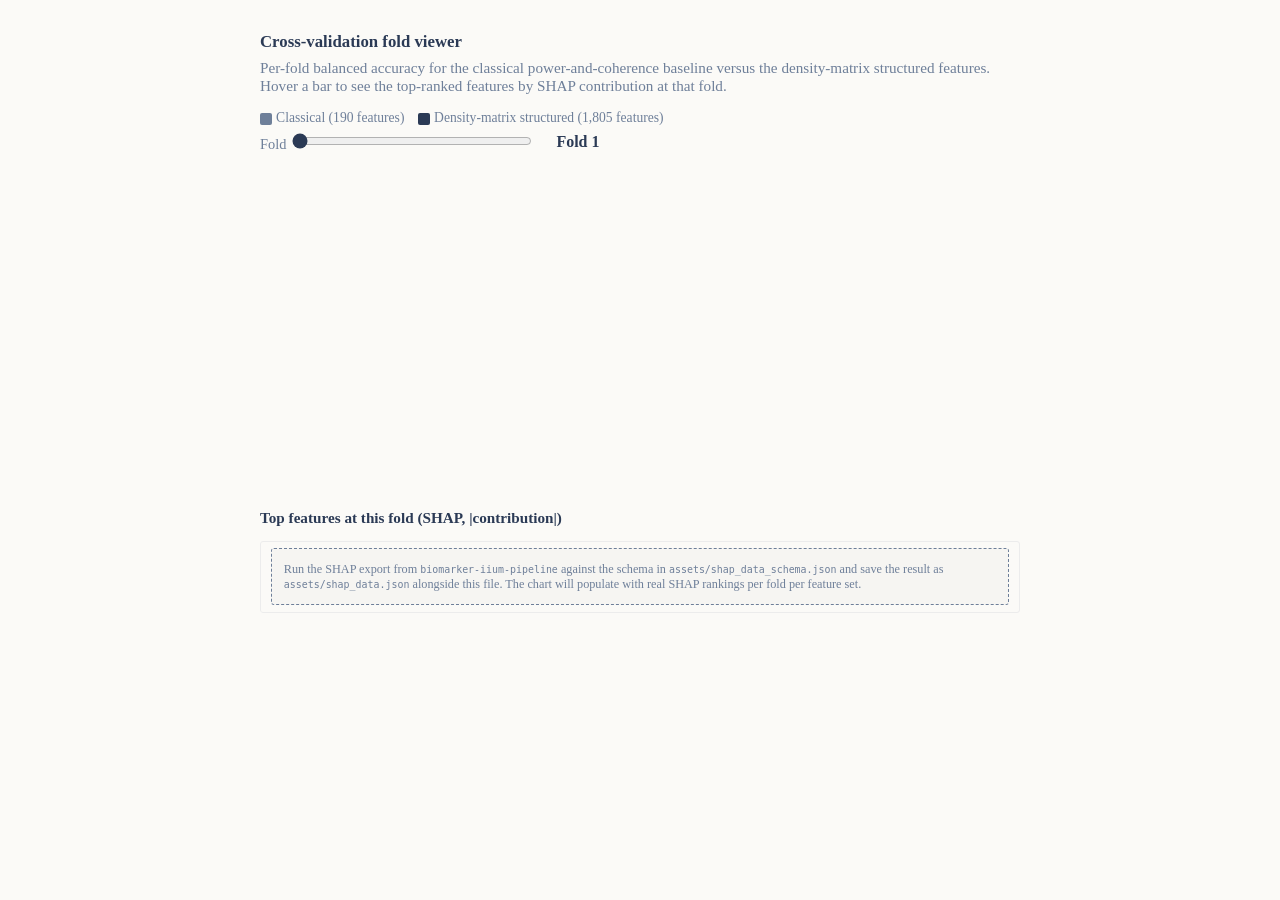
<file: interactive/cv_slider_shap.html>
<!doctype html>
<html lang="en">
<head>
  <meta charset="utf-8" />
  <meta name="viewport" content="width=device-width, initial-scale=1" />
  <title>CV slider — classical vs density-matrix features</title>
  <script src="https://d3js.org/d3.v7.min.js"></script>
  <style>
    :root {
      --bg: #fbfaf7;
      --primary: #2b3a55;
      --secondary: #6e7f99;
      --danger: #b3253a;
      --success: #2c7a4d;
      --text: #1a1a1a;
      --muted: #ececec;
    }
    html, body {
      margin: 0;
      padding: 0;
      background: var(--bg);
      color: var(--text);
      font-family: Charter, Georgia, serif;
    }
    .panel {
      max-width: 760px;
      margin: 1em auto;
      padding: 1em 1.4em;
    }
    .panel h2 {
      font-size: 1.05em;
      margin: 0 0 0.4em 0;
      color: var(--primary);
      font-weight: 600;
    }
    .panel p.lede {
      margin: 0 0 1em 0;
      color: var(--secondary);
      font-size: 0.95em;
    }
    .controls {
      display: flex;
      align-items: center;
      gap: 1.4em;
      margin-bottom: 0.8em;
      flex-wrap: wrap;
    }
    .controls label {
      font-size: 0.9em;
      color: var(--secondary);
    }
    .controls input[type="range"] {
      width: 240px;
      accent-color: var(--primary);
    }
    .controls .fold-display {
      font-variant-numeric: tabular-nums;
      font-weight: 600;
      color: var(--primary);
      font-size: 1.0em;
    }
    .controls .toggle {
      display: inline-flex;
      align-items: center;
      gap: 0.3em;
      cursor: pointer;
      font-size: 0.9em;
    }
    svg {
      display: block;
      margin: 0 auto;
      overflow: visible;
    }
    .axis text {
      font-size: 11px;
      fill: var(--secondary);
    }
    .axis line, .axis path {
      stroke: var(--secondary);
      stroke-width: 0.8;
    }
    .bar-classical { fill: var(--secondary); }
    .bar-structured { fill: var(--primary); }
    .bar-classical:hover, .bar-structured:hover {
      stroke: var(--danger);
      stroke-width: 1.5;
    }
    .ref-line {
      stroke: var(--danger);
      stroke-dasharray: 4 3;
      stroke-width: 1.2;
    }
    .ref-line-label {
      font-size: 11px;
      fill: var(--danger);
    }
    .feature-list {
      max-height: 220px;
      overflow-y: auto;
      border: 1px solid var(--muted);
      border-radius: 3px;
      padding: 0.5em 0.7em;
      margin-top: 1em;
      font-size: 0.85em;
    }
    .feature-row {
      display: flex;
      justify-content: space-between;
      padding: 2px 0;
      border-bottom: 1px solid #f6f5f2;
    }
    .feature-row:hover {
      background: #f0eee8;
    }
    .feature-name { color: var(--primary); }
    .feature-shap {
      color: var(--secondary);
      font-variant-numeric: tabular-nums;
    }
    .legend {
      display: flex;
      gap: 1em;
      font-size: 0.85em;
      color: var(--secondary);
      margin: 0.5em 0 0.4em 0;
    }
    .legend-swatch {
      display: inline-block;
      width: 12px;
      height: 12px;
      border-radius: 2px;
      margin-right: 0.3em;
      vertical-align: middle;
    }
    .empty-state {
      padding: 1em;
      background: #f6f5f2;
      border: 1px dashed var(--secondary);
      border-radius: 3px;
      color: var(--secondary);
      font-size: 0.9em;
    }
  </style>
</head>
<body>
  <div class="panel">
    <h2>Cross-validation fold viewer</h2>
    <p class="lede">
      Per-fold balanced accuracy for the classical power-and-coherence baseline
      versus the density-matrix structured features. Hover a bar to see the
      top-ranked features by SHAP contribution at that fold.
    </p>
    <div class="legend">
      <span><span class="legend-swatch" style="background: var(--secondary);"></span>Classical (190 features)</span>
      <span><span class="legend-swatch" style="background: var(--primary);"></span>Density-matrix structured (1,805 features)</span>
    </div>
    <div class="controls">
      <label>
        Fold
        <input type="range" id="fold-slider" min="1" max="5" value="1" step="1" />
      </label>
      <span class="fold-display" id="fold-display">Fold 1</span>
    </div>
    <svg id="chart" width="700" height="320"></svg>
    <div id="feature-panel">
      <h2 style="margin-top: 1.5em; font-size: 0.95em;">Top features at this fold (SHAP, |contribution|)</h2>
      <div class="feature-list" id="feature-list">
        <div class="empty-state">
          Run the SHAP export from <code>biomarker-iium-pipeline</code> against the schema
          in <code>assets/shap_data_schema.json</code> and save the result as
          <code>assets/shap_data.json</code> alongside this file. The chart will populate
          with real SHAP rankings per fold per feature set.
        </div>
      </div>
    </div>
  </div>

  <script>
    // ====== CONFIG ======
    // The Quarto build embeds this HTML as an iframe. Data path is relative.
    const DATA_PATH = "../assets/shap_data.json";

    // Fallback synthetic data so the chart renders before SHAP export is wired.
    // Replace by saving real export to ../assets/shap_data.json.
    const SYNTHETIC = {
      classical_mean: 0.618,
      structured_mean: 0.658,
      folds: Array.from({ length: 10 }, (_, k) => ({
        fold: k + 1,
        classical: 0.618 + 0.02 * Math.sin(k * 1.7),
        structured: 0.658 + 0.025 * Math.sin(k * 1.3 + 0.6),
        top_features_classical: [], top_features_structured: [],
      })),
    };

    const W = 700, H = 320;
    const margin = { top: 16, right: 90, bottom: 32, left: 48 };
    const innerW = W - margin.left - margin.right;
    const innerH = H - margin.top - margin.bottom;

    const svg = d3.select("#chart");
    const g = svg.append("g").attr("transform", `translate(${margin.left},${margin.top})`);

    // ====== DATA LOAD ======
    function tryLoadData() {
      return fetch(DATA_PATH)
        .then((r) => {
          if (!r.ok) throw new Error("not-found");
          return r.json();
        })
        .catch(() => SYNTHETIC);
    }

    tryLoadData().then((data) => render(data));

    function render(data) {
      const folds = data.folds;
      const classicalMean = data.classical_mean;
      const structuredMean = data.structured_mean;

      const x0 = d3.scaleBand()
        .domain(folds.map((d) => d.fold))
        .range([0, innerW])
        .padding(0.18);
      const x1 = d3.scaleBand()
        .domain(["classical", "structured"])
        .range([0, x0.bandwidth()])
        .padding(0.05);
      const y = d3.scaleLinear()
        .domain([0.45, 0.75])
        .range([innerH, 0]);

      // Axes
      g.append("g")
        .attr("class", "axis")
        .attr("transform", `translate(0,${innerH})`)
        .call(d3.axisBottom(x0).tickFormat((d) => `Fold ${d}`));
      g.append("g")
        .attr("class", "axis")
        .call(d3.axisLeft(y).ticks(6).tickFormat(d3.format(".2f")));
      g.append("text")
        .attr("transform", `translate(-32,${innerH / 2}) rotate(-90)`)
        .attr("text-anchor", "middle")
        .attr("fill", "var(--secondary)")
        .style("font-size", "11px")
        .text("Balanced accuracy");

      // Bars
      const groups = g.selectAll(".fold-group")
        .data(folds)
        .enter()
        .append("g")
        .attr("class", "fold-group")
        .attr("transform", (d) => `translate(${x0(d.fold)},0)`);

      groups.append("rect")
        .attr("class", "bar-classical")
        .attr("x", x1("classical"))
        .attr("y", (d) => y(d.classical))
        .attr("width", x1.bandwidth())
        .attr("height", (d) => innerH - y(d.classical))
        .on("mouseover", (event, d) => updateFeatureList(d, "classical"))
        .on("mouseout", () => clearFeatureList());

      groups.append("rect")
        .attr("class", "bar-structured")
        .attr("x", x1("structured"))
        .attr("y", (d) => y(d.structured))
        .attr("width", x1.bandwidth())
        .attr("height", (d) => innerH - y(d.structured))
        .on("mouseover", (event, d) => updateFeatureList(d, "structured"))
        .on("mouseout", () => clearFeatureList());

      // Mean reference lines
      g.append("line")
        .attr("class", "ref-line")
        .attr("x1", 0).attr("x2", innerW)
        .attr("y1", y(classicalMean)).attr("y2", y(classicalMean))
        .style("stroke", "var(--secondary)");
      g.append("text")
        .attr("class", "ref-line-label")
        .attr("x", innerW + 4).attr("y", y(classicalMean) + 4)
        .style("fill", "var(--secondary)")
        .text(`mean ${classicalMean.toFixed(3)}`);

      g.append("line")
        .attr("class", "ref-line")
        .attr("x1", 0).attr("x2", innerW)
        .attr("y1", y(structuredMean)).attr("y2", y(structuredMean));
      g.append("text")
        .attr("class", "ref-line-label")
        .attr("x", innerW + 4).attr("y", y(structuredMean) + 4)
        .text(`mean ${structuredMean.toFixed(3)}`);

      // Slider sync
      const slider = document.getElementById("fold-slider");
      const display = document.getElementById("fold-display");
      slider.max = folds.length;
      slider.addEventListener("input", () => {
        const f = +slider.value;
        display.textContent = `Fold ${f}`;
        const fold = folds.find((d) => d.fold === f);
        if (fold) updateFeatureList(fold, "structured");
      });

      function updateFeatureList(fold, condition) {
        const list = document.getElementById("feature-list");
        const features = condition === "structured"
          ? (fold.top_features_structured || [])
          : (fold.top_features_classical || []);
        if (features.length === 0) {
          list.innerHTML = `<div class="empty-state">
            No SHAP features available for fold ${fold.fold}, condition <em>${condition}</em>.
            Populate <code>assets/shap_data.json</code> to see real values.
          </div>`;
          return;
        }
        list.innerHTML = features.slice(0, 20).map((f) => `
          <div class="feature-row">
            <span class="feature-name">${f.name}</span>
            <span class="feature-shap">${f.shap.toFixed(4)}</span>
          </div>
        `).join("");
      }

      function clearFeatureList() {
        // No-op: keep last hovered state visible
      }
    }
  </script>
</body>
</html>
</file>
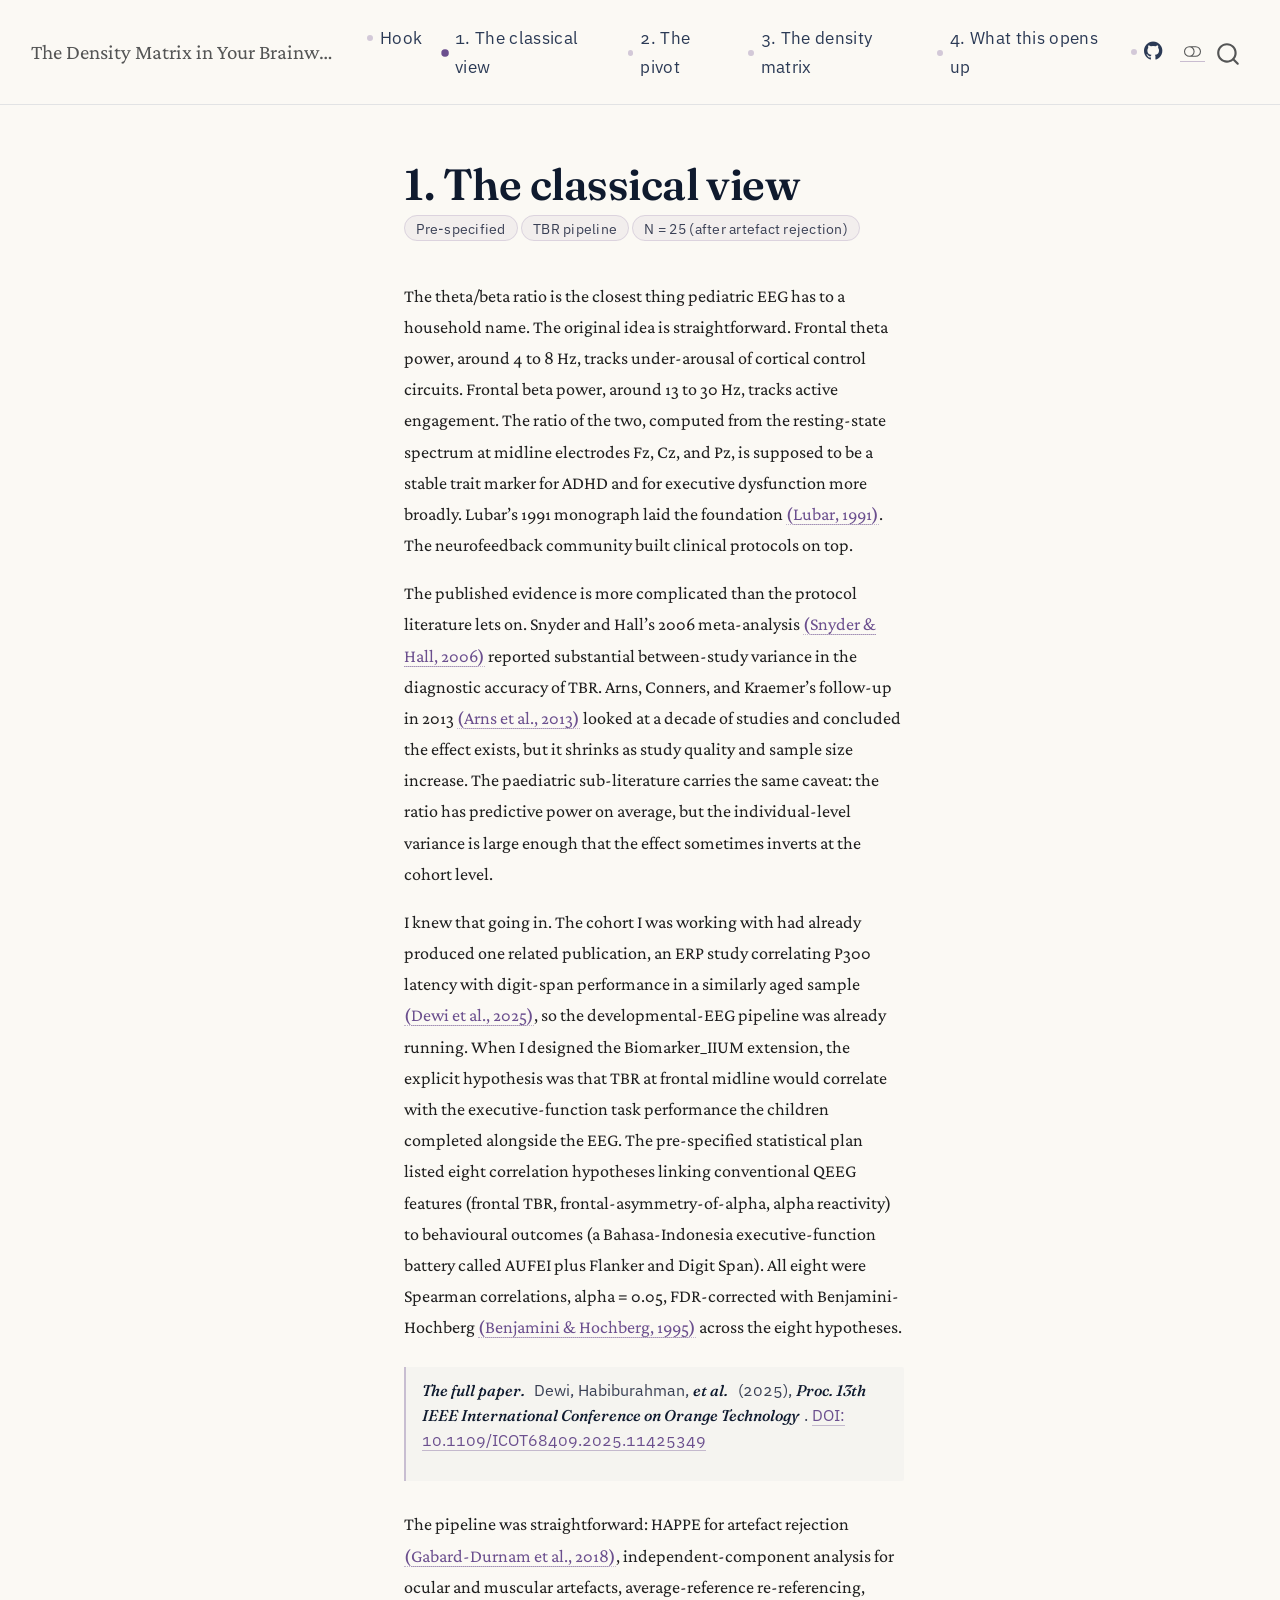
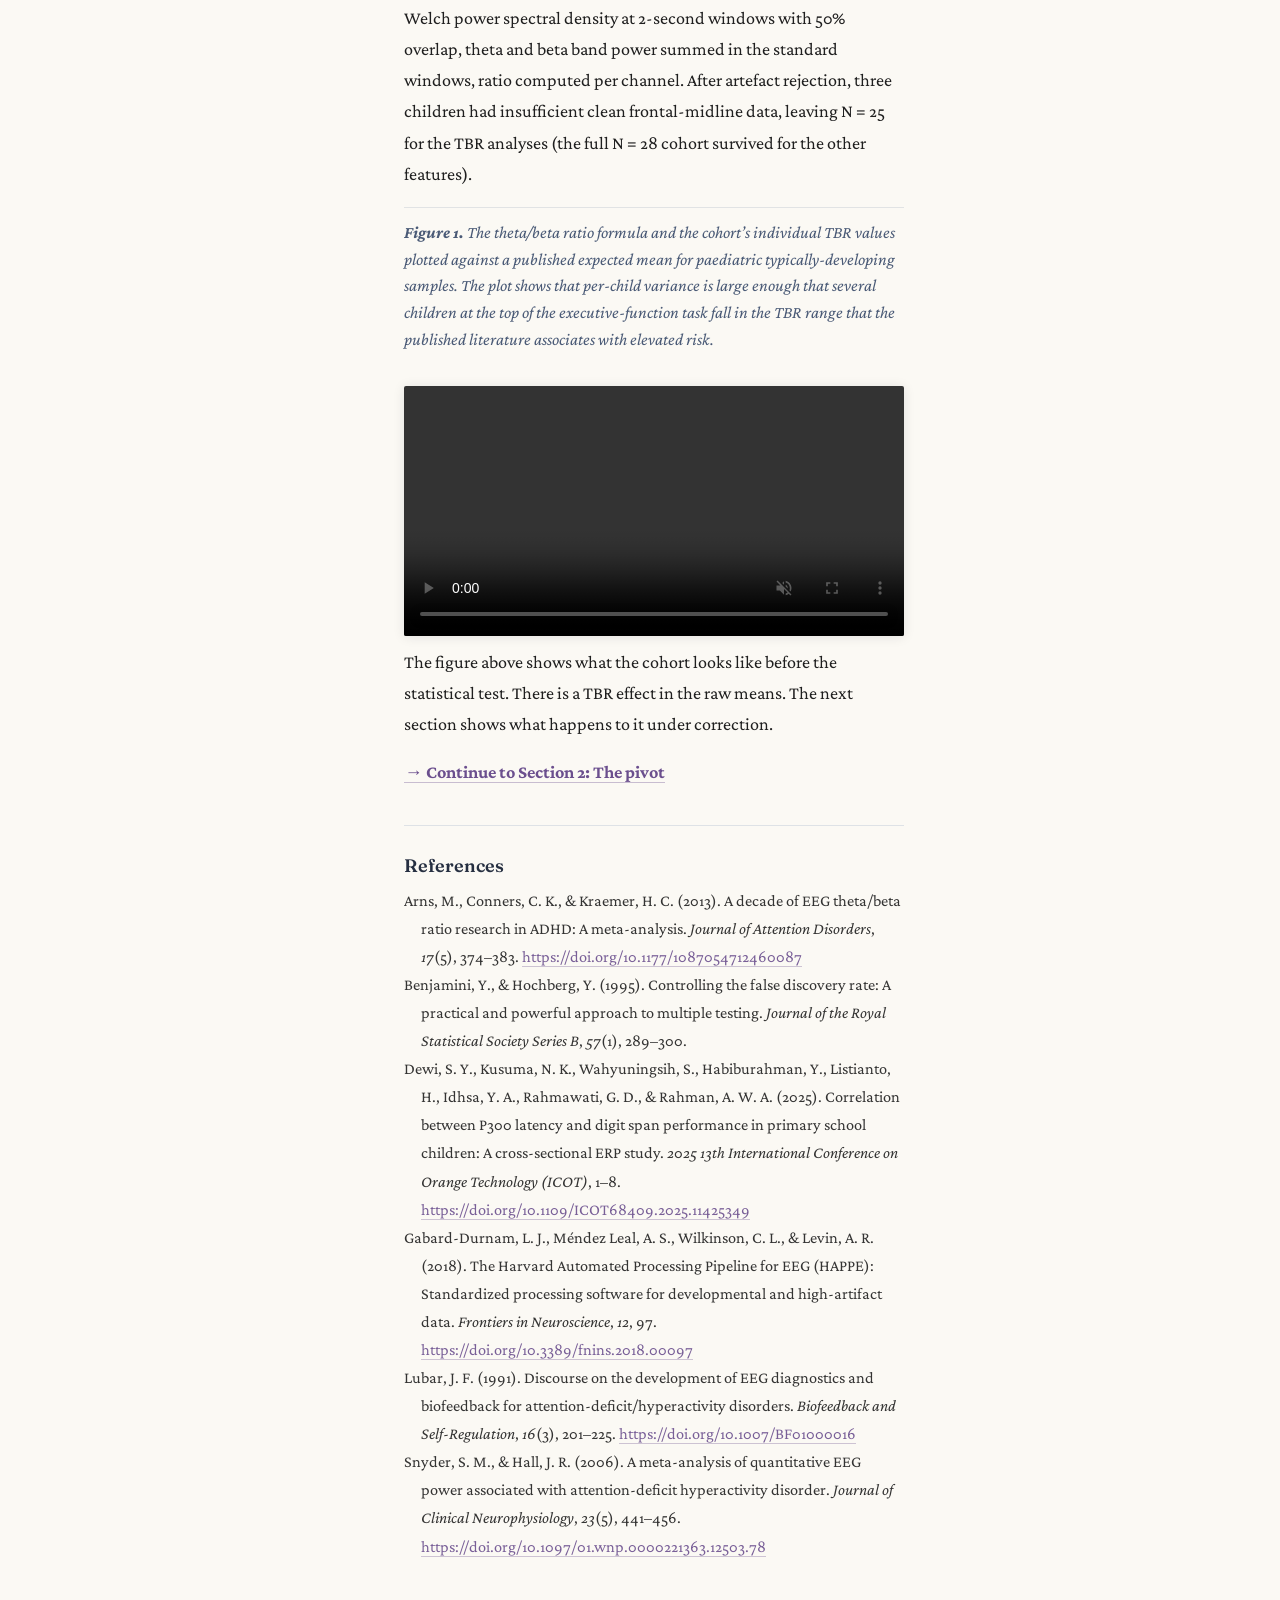
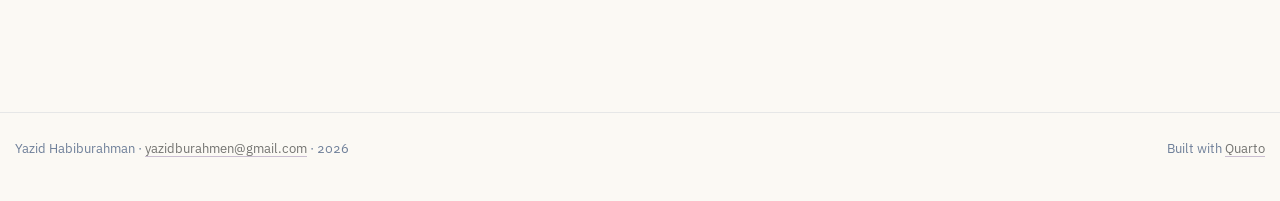
<file: sections/02-classical.html>
<!DOCTYPE html>
<html xmlns="http://www.w3.org/1999/xhtml" lang="en" xml:lang="en"><head>

<meta charset="utf-8">
<meta name="generator" content="quarto-1.9.37">

<meta name="viewport" content="width=device-width, initial-scale=1.0, user-scalable=yes">


<title>1. The classical view – The Density Matrix in Your Brainwaves</title>
<style>
/* Default styles provided by pandoc.
** See https://pandoc.org/MANUAL.html#variables-for-html for config info.
*/
code{white-space: pre-wrap;}
span.smallcaps{font-variant: small-caps;}
div.columns{display: flex; gap: min(4vw, 1.5em);}
div.column{flex: auto; overflow-x: auto;}
div.hanging-indent{margin-left: 1.5em; text-indent: -1.5em;}
ul.task-list{list-style: none;}
ul.task-list li input[type="checkbox"] {
  width: 0.8em;
  margin: 0 0.8em 0.2em -1em; /* quarto-specific, see https://github.com/quarto-dev/quarto-cli/issues/4556 */ 
  vertical-align: middle;
}
/* CSS for citations */
div.csl-bib-body { }
div.csl-entry {
  clear: both;
  margin-bottom: 0em;
}
.hanging-indent div.csl-entry {
  margin-left:2em;
  text-indent:-2em;
}
div.csl-left-margin {
  min-width:2em;
  float:left;
}
div.csl-right-inline {
  margin-left:2em;
  padding-left:1em;
}
div.csl-indent {
  margin-left: 2em;
}</style>


<script src="../site_libs/quarto-nav/quarto-nav.js"></script>
<script src="../site_libs/quarto-nav/headroom.min.js"></script>
<script src="../site_libs/clipboard/clipboard.min.js"></script>
<script src="../site_libs/quarto-search/autocomplete.umd.js"></script>
<script src="../site_libs/quarto-search/fuse.min.js"></script>
<script src="../site_libs/quarto-search/quarto-search.js"></script>
<meta name="quarto:offset" content="../">
<script src="../site_libs/quarto-html/quarto.js" type="module"></script>
<script src="../site_libs/quarto-html/tabsets/tabsets.js" type="module"></script>
<script src="../site_libs/quarto-html/popper.min.js"></script>
<script src="../site_libs/quarto-html/tippy.umd.min.js"></script>
<script src="../site_libs/quarto-html/anchor.min.js"></script>
<link href="../site_libs/quarto-html/tippy.css" rel="stylesheet">
<link href="../site_libs/quarto-html/quarto-syntax-highlighting-7f8f88aac4f3542376d5c11b86a4c14d.css" rel="stylesheet" class="quarto-color-scheme" id="quarto-text-highlighting-styles">
<link href="../site_libs/quarto-html/quarto-syntax-highlighting-dark-d0ae9245876894da5ac7e18953ecc5cc.css" rel="stylesheet" class="quarto-color-scheme quarto-color-alternate" id="quarto-text-highlighting-styles">
<link href="../site_libs/quarto-html/quarto-syntax-highlighting-7f8f88aac4f3542376d5c11b86a4c14d.css" rel="stylesheet" class="quarto-color-scheme-extra" id="quarto-text-highlighting-styles">
<script src="../site_libs/bootstrap/bootstrap.min.js"></script>
<link href="../site_libs/bootstrap/bootstrap-icons.css" rel="stylesheet">
<link href="../site_libs/bootstrap/bootstrap-0b84c02f1c7052ad489a03bf2060b6fc.min.css" rel="stylesheet" append-hash="true" class="quarto-color-scheme" id="quarto-bootstrap" data-mode="light">
<link href="../site_libs/bootstrap/bootstrap-dark-cfd4e3a6875a525a31c8821f3d1ad925.min.css" rel="stylesheet" append-hash="true" class="quarto-color-scheme quarto-color-alternate" id="quarto-bootstrap" data-mode="light">
<link href="../site_libs/bootstrap/bootstrap-0b84c02f1c7052ad489a03bf2060b6fc.min.css" rel="stylesheet" append-hash="true" class="quarto-color-scheme-extra" id="quarto-bootstrap" data-mode="light">
<script id="quarto-search-options" type="application/json">{
  "location": "navbar",
  "copy-button": false,
  "collapse-after": 3,
  "panel-placement": "end",
  "type": "overlay",
  "limit": 50,
  "keyboard-shortcut": [
    "f",
    "/",
    "s"
  ],
  "show-item-context": false,
  "language": {
    "search-no-results-text": "No results",
    "search-matching-documents-text": "matching documents",
    "search-copy-link-title": "Copy link to search",
    "search-hide-matches-text": "Hide additional matches",
    "search-more-match-text": "more match in this document",
    "search-more-matches-text": "more matches in this document",
    "search-clear-button-title": "Clear",
    "search-text-placeholder": "",
    "search-detached-cancel-button-title": "Cancel",
    "search-submit-button-title": "Submit",
    "search-label": "Search"
  }
}</script>
<style>html{ scroll-behavior: smooth; }</style>
<link rel="preconnect" href="https://fonts.googleapis.com">


<meta property="og:title" content="1. The classical view – The Density Matrix in Your Brainwaves">
<meta property="og:description" content="What a borrowed mathematical formalism reveals about inference under bounded computational precision">
<meta property="og:site_name" content="The Density Matrix in Your Brainwaves">
<meta name="twitter:title" content="1. The classical view – The Density Matrix in Your Brainwaves">
<meta name="twitter:description" content="What a borrowed mathematical formalism reveals about inference under bounded computational precision">
<meta name="twitter:creator" content="@yazidh">
<meta name="twitter:card" content="summary_large_image">
</head>

<body class="nav-fixed quarto-light"><script id="quarto-html-before-body" type="application/javascript">
    const toggleBodyColorMode = (bsSheetEl) => {
      const mode = bsSheetEl.getAttribute("data-mode");
      const bodyEl = window.document.querySelector("body");
      if (mode === "dark") {
        bodyEl.classList.add("quarto-dark");
        bodyEl.classList.remove("quarto-light");
      } else {
        bodyEl.classList.add("quarto-light");
        bodyEl.classList.remove("quarto-dark");
      }
    }
    const toggleBodyColorPrimary = () => {
      const bsSheetEl = window.document.querySelector("link#quarto-bootstrap:not([rel=disabled-stylesheet])");
      if (bsSheetEl) {
        toggleBodyColorMode(bsSheetEl);
      }
    }
    const setColorSchemeToggle = (alternate) => {
      const toggles = window.document.querySelectorAll('.quarto-color-scheme-toggle');
      for (let i=0; i < toggles.length; i++) {
        const toggle = toggles[i];
        if (toggle) {
          if (alternate) {
            toggle.classList.add("alternate");
          } else {
            toggle.classList.remove("alternate");
          }
        }
      }
    };
    const toggleColorMode = (alternate) => {
      // Switch the stylesheets
      const primaryStylesheets = window.document.querySelectorAll('link.quarto-color-scheme:not(.quarto-color-alternate)');
      const alternateStylesheets = window.document.querySelectorAll('link.quarto-color-scheme.quarto-color-alternate');
      manageTransitions('#quarto-margin-sidebar .nav-link', false);
      if (alternate) {
        // note: dark is layered on light, we don't disable primary!
        enableStylesheet(alternateStylesheets);
        for (const sheetNode of alternateStylesheets) {
          if (sheetNode.id === "quarto-bootstrap") {
            toggleBodyColorMode(sheetNode);
          }
        }
      } else {
        disableStylesheet(alternateStylesheets);
        enableStylesheet(primaryStylesheets)
        toggleBodyColorPrimary();
      }
      manageTransitions('#quarto-margin-sidebar .nav-link', true);
      // Switch the toggles
      setColorSchemeToggle(alternate)
      // Hack to workaround the fact that safari doesn't
      // properly recolor the scrollbar when toggling (#1455)
      if (navigator.userAgent.indexOf('Safari') > 0 && navigator.userAgent.indexOf('Chrome') == -1) {
        manageTransitions("body", false);
        window.scrollTo(0, 1);
        setTimeout(() => {
          window.scrollTo(0, 0);
          manageTransitions("body", true);
        }, 40);
      }
    }
    const disableStylesheet = (stylesheets) => {
      for (let i=0; i < stylesheets.length; i++) {
        const stylesheet = stylesheets[i];
        stylesheet.rel = 'disabled-stylesheet';
      }
    }
    const enableStylesheet = (stylesheets) => {
      for (let i=0; i < stylesheets.length; i++) {
        const stylesheet = stylesheets[i];
        if(stylesheet.rel !== 'stylesheet') { // for Chrome, which will still FOUC without this check
          stylesheet.rel = 'stylesheet';
        }
      }
    }
    const manageTransitions = (selector, allowTransitions) => {
      const els = window.document.querySelectorAll(selector);
      for (let i=0; i < els.length; i++) {
        const el = els[i];
        if (allowTransitions) {
          el.classList.remove('notransition');
        } else {
          el.classList.add('notransition');
        }
      }
    }
    const isFileUrl = () => {
      return window.location.protocol === 'file:';
    }
    const hasAlternateSentinel = () => {
      let styleSentinel = getColorSchemeSentinel();
      if (styleSentinel !== null) {
        return styleSentinel === "alternate";
      } else {
        return false;
      }
    }
    const setStyleSentinel = (alternate) => {
      const value = alternate ? "alternate" : "default";
      if (!isFileUrl()) {
        window.localStorage.setItem("quarto-color-scheme", value);
      } else {
        localAlternateSentinel = value;
      }
    }
    const getColorSchemeSentinel = () => {
      if (!isFileUrl()) {
        const storageValue = window.localStorage.getItem("quarto-color-scheme");
        return storageValue != null ? storageValue : localAlternateSentinel;
      } else {
        return localAlternateSentinel;
      }
    }
    const toggleGiscusIfUsed = (isAlternate, darkModeDefault) => {
      const baseTheme = document.querySelector('#giscus-base-theme')?.value ?? 'light';
      const alternateTheme = document.querySelector('#giscus-alt-theme')?.value ?? 'dark';
      let newTheme = '';
      if(authorPrefersDark) {
        newTheme = isAlternate ? baseTheme : alternateTheme;
      } else {
        newTheme = isAlternate ? alternateTheme : baseTheme;
      }
      const changeGiscusTheme = () => {
        // From: https://github.com/giscus/giscus/issues/336
        const sendMessage = (message) => {
          const iframe = document.querySelector('iframe.giscus-frame');
          if (!iframe) return;
          iframe.contentWindow.postMessage({ giscus: message }, 'https://giscus.app');
        }
        sendMessage({
          setConfig: {
            theme: newTheme
          }
        });
      }
      const isGiscussLoaded = window.document.querySelector('iframe.giscus-frame') !== null;
      if (isGiscussLoaded) {
        changeGiscusTheme();
      }
    };
    const authorPrefersDark = false;
    const darkModeDefault = authorPrefersDark;
      document.querySelector('link#quarto-text-highlighting-styles.quarto-color-scheme-extra').rel = 'disabled-stylesheet';
      document.querySelector('link#quarto-bootstrap.quarto-color-scheme-extra').rel = 'disabled-stylesheet';
    let localAlternateSentinel = darkModeDefault ? 'alternate' : 'default';
    // Dark / light mode switch
    window.quartoToggleColorScheme = () => {
      // Read the current dark / light value
      let toAlternate = !hasAlternateSentinel();
      toggleColorMode(toAlternate);
      setStyleSentinel(toAlternate);
      toggleGiscusIfUsed(toAlternate, darkModeDefault);
      window.dispatchEvent(new Event('resize'));
    };
    // Switch to dark mode if need be
    if (hasAlternateSentinel()) {
      toggleColorMode(true);
    } else {
      toggleColorMode(false);
    }
  </script>

<div id="quarto-search-results"></div>
  <header id="quarto-header" class="headroom fixed-top">
    <nav class="navbar navbar-expand-lg " data-bs-theme="dark">
      <div class="navbar-container container-fluid">
      <div class="navbar-brand-container mx-auto">
    <a class="navbar-brand" href="../index.html">
    <span class="navbar-title">The Density Matrix in Your Brainwaves</span>
    </a>
  </div>
            <div id="quarto-search" class="" title="Search"></div>
          <button class="navbar-toggler" type="button" data-bs-toggle="collapse" data-bs-target="#navbarCollapse" aria-controls="navbarCollapse" role="menu" aria-expanded="false" aria-label="Toggle navigation" onclick="if (window.quartoToggleHeadroom) { window.quartoToggleHeadroom(); }">
  <span class="navbar-toggler-icon"></span>
</button>
          <div class="collapse navbar-collapse" id="navbarCollapse">
            <ul class="navbar-nav navbar-nav-scroll me-auto">
  <li class="nav-item">
    <a class="nav-link" href="../index.html"> 
<span class="menu-text">Hook</span></a>
  </li>  
  <li class="nav-item">
    <a class="nav-link active" href="../sections/02-classical.html" aria-current="page"> 
<span class="menu-text">1. The classical view</span></a>
  </li>  
  <li class="nav-item">
    <a class="nav-link" href="../sections/03-pivot.html"> 
<span class="menu-text">2. The pivot</span></a>
  </li>  
  <li class="nav-item">
    <a class="nav-link" href="../sections/04-density-matrix.html"> 
<span class="menu-text">3. The density matrix</span></a>
  </li>  
  <li class="nav-item">
    <a class="nav-link" href="../sections/05-closing.html"> 
<span class="menu-text">4. What this opens up</span></a>
  </li>  
</ul>
            <ul class="navbar-nav navbar-nav-scroll ms-auto">
  <li class="nav-item compact">
    <a class="nav-link" href="https://github.com/Yazidryuichi/density-matrix-brainwaves"> <i class="bi bi-github" role="img" aria-label="GitHub source for this site">
</i> 
<span class="menu-text"></span></a>
  </li>  
</ul>
          </div> <!-- /navcollapse -->
            <div class="quarto-navbar-tools">
  <a href="" class="quarto-color-scheme-toggle quarto-navigation-tool  px-1" onclick="window.quartoToggleColorScheme(); return false;" title="Toggle dark mode"><i class="bi"></i></a>
</div>
      </div> <!-- /container-fluid -->
    </nav>
</header>
<!-- content -->
<div id="quarto-content" class="quarto-container page-columns page-rows-contents page-layout-article page-navbar">
<!-- sidebar -->
<!-- margin-sidebar -->
    <div id="quarto-margin-sidebar" class="sidebar margin-sidebar zindex-bottom">
        
    </div>
<!-- main -->
<main class="content" id="quarto-document-content">


<header id="title-block-header" class="quarto-title-block default">
<div class="quarto-title">
<h1 class="title">1. The classical view</h1>
</div>



<div class="quarto-title-meta">

    
  
    
  </div>
  


</header>


<div class="section-badges">
<p><span class="badge-pill">Pre-specified</span> <span class="badge-pill">TBR pipeline</span> <span class="badge-pill">N = 25 (after artefact rejection)</span></p>
</div>
<p>The theta/beta ratio is the closest thing pediatric EEG has to a household name. The original idea is straightforward. Frontal theta power, around 4 to 8 Hz, tracks under-arousal of cortical control circuits. Frontal beta power, around 13 to 30 Hz, tracks active engagement. The ratio of the two, computed from the resting-state spectrum at midline electrodes Fz, Cz, and Pz, is supposed to be a stable trait marker for ADHD and for executive dysfunction more broadly. Lubar’s 1991 monograph laid the foundation <span class="citation" data-cites="lubar1991">(<a href="#ref-lubar1991" role="doc-biblioref">Lubar, 1991</a>)</span>. The neurofeedback community built clinical protocols on top.</p>
<p>The published evidence is more complicated than the protocol literature lets on. Snyder and Hall’s 2006 meta-analysis <span class="citation" data-cites="snyder2006">(<a href="#ref-snyder2006" role="doc-biblioref">Snyder &amp; Hall, 2006</a>)</span> reported substantial between-study variance in the diagnostic accuracy of TBR. Arns, Conners, and Kraemer’s follow-up in 2013 <span class="citation" data-cites="arns2013">(<a href="#ref-arns2013" role="doc-biblioref">Arns et al., 2013</a>)</span> looked at a decade of studies and concluded the effect exists, but it shrinks as study quality and sample size increase. The paediatric sub-literature carries the same caveat: the ratio has predictive power on average, but the individual-level variance is large enough that the effect sometimes inverts at the cohort level.</p>
<p>I knew that going in. The cohort I was working with had already produced one related publication, an ERP study correlating P300 latency with digit-span performance in a similarly aged sample <span class="citation" data-cites="habiburahman2025">(<a href="#ref-habiburahman2025" role="doc-biblioref">Dewi et al., 2025</a>)</span>, so the developmental-EEG pipeline was already running. When I designed the Biomarker_IIUM extension, the explicit hypothesis was that TBR at frontal midline would correlate with the executive-function task performance the children completed alongside the EEG. The pre-specified statistical plan listed eight correlation hypotheses linking conventional QEEG features (frontal TBR, frontal-asymmetry-of-alpha, alpha reactivity) to behavioural outcomes (a Bahasa-Indonesia executive-function battery called AUFEI plus Flanker and Digit Span). All eight were Spearman correlations, alpha = 0.05, FDR-corrected with Benjamini-Hochberg <span class="citation" data-cites="benjamini1995">(<a href="#ref-benjamini1995" role="doc-biblioref">Benjamini &amp; Hochberg, 1995</a>)</span> across the eight hypotheses.</p>
<div class="related-work-note">
<p><em>The full paper.</em> Dewi, Habiburahman, <em>et al.</em> (2025), <em>Proc. 13th IEEE International Conference on Orange Technology</em>. <a href="https://doi.org/10.1109/ICOT68409.2025.11425349" target="_blank">DOI: 10.1109/ICOT68409.2025.11425349</a></p>
</div>
<p>The pipeline was straightforward: HAPPE for artefact rejection <span class="citation" data-cites="gabarddurnam2018">(<a href="#ref-gabarddurnam2018" role="doc-biblioref">Gabard-Durnam et al., 2018</a>)</span>, independent-component analysis for ocular and muscular artefacts, average-reference re-referencing, Welch power spectral density at 2-second windows with 50% overlap, theta and beta band power summed in the standard windows, ratio computed per channel. After artefact rejection, three children had insufficient clean frontal-midline data, leaving N = 25 for the TBR analyses (the full N = 28 cohort survived for the other features).</p>
<div class="figure-caption">
<p><strong>Figure 1.</strong> The theta/beta ratio formula and the cohort’s individual TBR values plotted against a published expected mean for paediatric typically-developing samples. The plot shows that per-child variance is large enough that several children at the top of the executive-function task fall in the TBR range that the published literature associates with elevated risk.</p>
</div>
<video class="manim-embed" controls="" loop="" muted="" playsinline="" preload="metadata">
  <source src="../assets/02_tbr_reveal.mp4" type="video/mp4">
  <p>The render exists at <code>assets/02_tbr_reveal.mp4</code>.</p>
</video>
<p>The figure above shows what the cohort looks like before the statistical test. There is a TBR effect in the raw means. The next section shows what happens to it under correction.</p>
<p><a href="../sections/03-pivot.html"><strong>→ Continue to Section 2: The pivot</strong></a></p>




<div id="quarto-appendix" class="default"><section class="quarto-appendix-contents" role="doc-bibliography" id="quarto-bibliography"><h2 class="anchored quarto-appendix-heading">References</h2><div id="refs" class="references csl-bib-body hanging-indent" data-entry-spacing="0" data-line-spacing="2" role="list">
<div id="ref-arns2013" class="csl-entry" role="listitem">
Arns, M., Conners, C. K., &amp; Kraemer, H. C. (2013). A decade of <span>EEG</span> theta/beta ratio research in <span>ADHD</span>: A meta-analysis. <em>Journal of Attention Disorders</em>, <em>17</em>(5), 374–383. <a href="https://doi.org/10.1177/1087054712460087">https://doi.org/10.1177/1087054712460087</a>
</div>
<div id="ref-benjamini1995" class="csl-entry" role="listitem">
Benjamini, Y., &amp; Hochberg, Y. (1995). Controlling the false discovery rate: A practical and powerful approach to multiple testing. <em>Journal of the Royal Statistical Society Series B</em>, <em>57</em>(1), 289–300.
</div>
<div id="ref-habiburahman2025" class="csl-entry" role="listitem">
Dewi, S. Y., Kusuma, N. K., Wahyuningsih, S., Habiburahman, Y., Listianto, H., Idhsa, Y. A., Rahmawati, G. D., &amp; Rahman, A. W. A. (2025). Correlation between <span>P</span>300 latency and digit span performance in primary school children: A cross-sectional <span>ERP</span> study. <em>2025 13th International Conference on Orange Technology (ICOT)</em>, 1–8. <a href="https://doi.org/10.1109/ICOT68409.2025.11425349">https://doi.org/10.1109/ICOT68409.2025.11425349</a>
</div>
<div id="ref-gabarddurnam2018" class="csl-entry" role="listitem">
Gabard-Durnam, L. J., Méndez Leal, A. S., Wilkinson, C. L., &amp; Levin, A. R. (2018). The <span>H</span>arvard <span>A</span>utomated <span>P</span>rocessing <span>P</span>ipeline for <span>EEG</span> (<span>HAPPE</span>): Standardized processing software for developmental and high-artifact data. <em>Frontiers in Neuroscience</em>, <em>12</em>, 97. <a href="https://doi.org/10.3389/fnins.2018.00097">https://doi.org/10.3389/fnins.2018.00097</a>
</div>
<div id="ref-lubar1991" class="csl-entry" role="listitem">
Lubar, J. F. (1991). Discourse on the development of <span>EEG</span> diagnostics and biofeedback for attention-deficit/hyperactivity disorders. <em>Biofeedback and Self-Regulation</em>, <em>16</em>(3), 201–225. <a href="https://doi.org/10.1007/BF01000016">https://doi.org/10.1007/BF01000016</a>
</div>
<div id="ref-snyder2006" class="csl-entry" role="listitem">
Snyder, S. M., &amp; Hall, J. R. (2006). A meta-analysis of quantitative <span>EEG</span> power associated with attention-deficit hyperactivity disorder. <em>Journal of Clinical Neurophysiology</em>, <em>23</em>(5), 441–456. <a href="https://doi.org/10.1097/01.wnp.0000221363.12503.78">https://doi.org/10.1097/01.wnp.0000221363.12503.78</a>
</div>
</div></section></div></main> <!-- /main -->
<script id="quarto-html-after-body" type="application/javascript">
  window.document.addEventListener("DOMContentLoaded", function (event) {
    // Ensure there is a toggle, if there isn't float one in the top right
    if (window.document.querySelector('.quarto-color-scheme-toggle') === null) {
      const a = window.document.createElement('a');
      a.classList.add('top-right');
      a.classList.add('quarto-color-scheme-toggle');
      a.href = "";
      a.onclick = function() { try { window.quartoToggleColorScheme(); } catch {} return false; };
      const i = window.document.createElement("i");
      i.classList.add('bi');
      a.appendChild(i);
      window.document.body.appendChild(a);
    }
    setColorSchemeToggle(hasAlternateSentinel())
    const icon = "";
    const anchorJS = new window.AnchorJS();
    anchorJS.options = {
      placement: 'right',
      icon: icon
    };
    anchorJS.add('.anchored');
    const isCodeAnnotation = (el) => {
      for (const clz of el.classList) {
        if (clz.startsWith('code-annotation-')) {                     
          return true;
        }
      }
      return false;
    }
    const onCopySuccess = function(e) {
      // button target
      const button = e.trigger;
      // don't keep focus
      button.blur();
      // flash "checked"
      button.classList.add('code-copy-button-checked');
      var currentTitle = button.getAttribute("title");
      button.setAttribute("title", "Copied!");
      let tooltip;
      if (window.bootstrap) {
        button.setAttribute("data-bs-toggle", "tooltip");
        button.setAttribute("data-bs-placement", "left");
        button.setAttribute("data-bs-title", "Copied!");
        tooltip = new bootstrap.Tooltip(button, 
          { trigger: "manual", 
            customClass: "code-copy-button-tooltip",
            offset: [0, -8]});
        tooltip.show();    
      }
      setTimeout(function() {
        if (tooltip) {
          tooltip.hide();
          button.removeAttribute("data-bs-title");
          button.removeAttribute("data-bs-toggle");
          button.removeAttribute("data-bs-placement");
        }
        button.setAttribute("title", currentTitle);
        button.classList.remove('code-copy-button-checked');
      }, 1000);
      // clear code selection
      e.clearSelection();
    }
    const getTextToCopy = function(trigger) {
      const outerScaffold = trigger.parentElement.cloneNode(true);
      const codeEl = outerScaffold.querySelector('code');
      for (const childEl of codeEl.children) {
        if (isCodeAnnotation(childEl)) {
          childEl.remove();
        }
      }
      return codeEl.innerText;
    }
    const clipboard = new window.ClipboardJS('.code-copy-button:not([data-in-quarto-modal])', {
      text: getTextToCopy
    });
    clipboard.on('success', onCopySuccess);
    if (window.document.getElementById('quarto-embedded-source-code-modal')) {
      const clipboardModal = new window.ClipboardJS('.code-copy-button[data-in-quarto-modal]', {
        text: getTextToCopy,
        container: window.document.getElementById('quarto-embedded-source-code-modal')
      });
      clipboardModal.on('success', onCopySuccess);
    }
      var localhostRegex = new RegExp(/^(?:http|https):\/\/localhost\:?[0-9]*\//);
      var mailtoRegex = new RegExp(/^mailto:/);
        var filterRegex = new RegExp("https:\/\/yazidryuichi\.github\.io\/density-matrix-brainwaves");
      var isInternal = (href) => {
          return filterRegex.test(href) || localhostRegex.test(href) || mailtoRegex.test(href);
      }
      // Inspect non-navigation links and adorn them if external
     var links = window.document.querySelectorAll('a[href]:not(.nav-link):not(.navbar-brand):not(.toc-action):not(.sidebar-link):not(.sidebar-item-toggle):not(.pagination-link):not(.no-external):not([aria-hidden]):not(.dropdown-item):not(.quarto-navigation-tool):not(.about-link)');
      for (var i=0; i<links.length; i++) {
        const link = links[i];
        if (!isInternal(link.href)) {
          // undo the damage that might have been done by quarto-nav.js in the case of
          // links that we want to consider external
          if (link.dataset.originalHref !== undefined) {
            link.href = link.dataset.originalHref;
          }
            // target, if specified
            link.setAttribute("target", "_blank");
            if (link.getAttribute("rel") === null) {
              link.setAttribute("rel", "noopener");
            }
        }
      }
    function tippyHover(el, contentFn, onTriggerFn, onUntriggerFn) {
      const config = {
        allowHTML: true,
        maxWidth: 500,
        delay: 100,
        arrow: false,
        appendTo: function(el) {
            return el.parentElement;
        },
        interactive: true,
        interactiveBorder: 10,
        theme: 'quarto',
        placement: 'bottom-start',
      };
      if (contentFn) {
        config.content = contentFn;
      }
      if (onTriggerFn) {
        config.onTrigger = onTriggerFn;
      }
      if (onUntriggerFn) {
        config.onUntrigger = onUntriggerFn;
      }
      window.tippy(el, config); 
    }
    const noterefs = window.document.querySelectorAll('a[role="doc-noteref"]');
    for (var i=0; i<noterefs.length; i++) {
      const ref = noterefs[i];
      tippyHover(ref, function() {
        // use id or data attribute instead here
        let href = ref.getAttribute('data-footnote-href') || ref.getAttribute('href');
        try { href = new URL(href).hash; } catch {}
        const id = href.replace(/^#\/?/, "");
        const note = window.document.getElementById(id);
        if (note) {
          return note.innerHTML;
        } else {
          return "";
        }
      });
    }
    const xrefs = window.document.querySelectorAll('a.quarto-xref');
    const processXRef = (id, note) => {
      // Strip column container classes
      const stripColumnClz = (el) => {
        el.classList.remove("page-full", "page-columns");
        if (el.children) {
          for (const child of el.children) {
            stripColumnClz(child);
          }
        }
      }
      stripColumnClz(note)
      if (id === null || id.startsWith('sec-')) {
        // Special case sections, only their first couple elements
        const container = document.createElement("div");
        if (note.children && note.children.length > 2) {
          container.appendChild(note.children[0].cloneNode(true));
          for (let i = 1; i < note.children.length; i++) {
            const child = note.children[i];
            if (child.tagName === "P" && child.innerText === "") {
              continue;
            } else {
              container.appendChild(child.cloneNode(true));
              break;
            }
          }
          if (window.Quarto?.typesetMath) {
            window.Quarto.typesetMath(container);
          }
          return container.innerHTML
        } else {
          if (window.Quarto?.typesetMath) {
            window.Quarto.typesetMath(note);
          }
          return note.innerHTML;
        }
      } else {
        // Remove any anchor links if they are present
        const anchorLink = note.querySelector('a.anchorjs-link');
        if (anchorLink) {
          anchorLink.remove();
        }
        if (window.Quarto?.typesetMath) {
          window.Quarto.typesetMath(note);
        }
        if (note.classList.contains("callout")) {
          return note.outerHTML;
        } else {
          return note.innerHTML;
        }
      }
    }
    for (var i=0; i<xrefs.length; i++) {
      const xref = xrefs[i];
      tippyHover(xref, undefined, function(instance) {
        instance.disable();
        let url = xref.getAttribute('href');
        let hash = undefined; 
        if (url.startsWith('#')) {
          hash = url;
        } else {
          try { hash = new URL(url).hash; } catch {}
        }
        if (hash) {
          const id = hash.replace(/^#\/?/, "");
          const note = window.document.getElementById(id);
          if (note !== null) {
            try {
              const html = processXRef(id, note.cloneNode(true));
              instance.setContent(html);
            } finally {
              instance.enable();
              instance.show();
            }
          } else {
            // See if we can fetch this
            fetch(url.split('#')[0])
            .then(res => res.text())
            .then(html => {
              const parser = new DOMParser();
              const htmlDoc = parser.parseFromString(html, "text/html");
              const note = htmlDoc.getElementById(id);
              if (note !== null) {
                const html = processXRef(id, note);
                instance.setContent(html);
              } 
            }).finally(() => {
              instance.enable();
              instance.show();
            });
          }
        } else {
          // See if we can fetch a full url (with no hash to target)
          // This is a special case and we should probably do some content thinning / targeting
          fetch(url)
          .then(res => res.text())
          .then(html => {
            const parser = new DOMParser();
            const htmlDoc = parser.parseFromString(html, "text/html");
            const note = htmlDoc.querySelector('main.content');
            if (note !== null) {
              // This should only happen for chapter cross references
              // (since there is no id in the URL)
              // remove the first header
              if (note.children.length > 0 && note.children[0].tagName === "HEADER") {
                note.children[0].remove();
              }
              const html = processXRef(null, note);
              instance.setContent(html);
            } 
          }).finally(() => {
            instance.enable();
            instance.show();
          });
        }
      }, function(instance) {
      });
    }
        let selectedAnnoteEl;
        const selectorForAnnotation = ( cell, annotation) => {
          let cellAttr = 'data-code-cell="' + cell + '"';
          let lineAttr = 'data-code-annotation="' +  annotation + '"';
          const selector = 'span[' + cellAttr + '][' + lineAttr + ']';
          return selector;
        }
        const selectCodeLines = (annoteEl) => {
          const doc = window.document;
          const targetCell = annoteEl.getAttribute("data-target-cell");
          const targetAnnotation = annoteEl.getAttribute("data-target-annotation");
          const annoteSpan = window.document.querySelector(selectorForAnnotation(targetCell, targetAnnotation));
          const lines = annoteSpan.getAttribute("data-code-lines").split(",");
          const lineIds = lines.map((line) => {
            return targetCell + "-" + line;
          })
          let top = null;
          let height = null;
          let parent = null;
          if (lineIds.length > 0) {
              //compute the position of the single el (top and bottom and make a div)
              const el = window.document.getElementById(lineIds[0]);
              top = el.offsetTop;
              height = el.offsetHeight;
              parent = el.parentElement.parentElement;
            if (lineIds.length > 1) {
              const lastEl = window.document.getElementById(lineIds[lineIds.length - 1]);
              const bottom = lastEl.offsetTop + lastEl.offsetHeight;
              height = bottom - top;
            }
            if (top !== null && height !== null && parent !== null) {
              // cook up a div (if necessary) and position it 
              let div = window.document.getElementById("code-annotation-line-highlight");
              if (div === null) {
                div = window.document.createElement("div");
                div.setAttribute("id", "code-annotation-line-highlight");
                div.style.position = 'absolute';
                parent.appendChild(div);
              }
              div.style.top = top - 2 + "px";
              div.style.height = height + 4 + "px";
              div.style.left = 0;
              let gutterDiv = window.document.getElementById("code-annotation-line-highlight-gutter");
              if (gutterDiv === null) {
                gutterDiv = window.document.createElement("div");
                gutterDiv.setAttribute("id", "code-annotation-line-highlight-gutter");
                gutterDiv.style.position = 'absolute';
                const codeCell = window.document.getElementById(targetCell);
                const gutter = codeCell.querySelector('.code-annotation-gutter');
                gutter.appendChild(gutterDiv);
              }
              gutterDiv.style.top = top - 2 + "px";
              gutterDiv.style.height = height + 4 + "px";
            }
            selectedAnnoteEl = annoteEl;
          }
        };
        const unselectCodeLines = () => {
          const elementsIds = ["code-annotation-line-highlight", "code-annotation-line-highlight-gutter"];
          elementsIds.forEach((elId) => {
            const div = window.document.getElementById(elId);
            if (div) {
              div.remove();
            }
          });
          selectedAnnoteEl = undefined;
        };
          // Handle positioning of the toggle
      window.addEventListener(
        "resize",
        throttle(() => {
          elRect = undefined;
          if (selectedAnnoteEl) {
            selectCodeLines(selectedAnnoteEl);
          }
        }, 10)
      );
      function throttle(fn, ms) {
      let throttle = false;
      let timer;
        return (...args) => {
          if(!throttle) { // first call gets through
              fn.apply(this, args);
              throttle = true;
          } else { // all the others get throttled
              if(timer) clearTimeout(timer); // cancel #2
              timer = setTimeout(() => {
                fn.apply(this, args);
                timer = throttle = false;
              }, ms);
          }
        };
      }
        // Attach click handler to the DT
        const annoteDls = window.document.querySelectorAll('dt[data-target-cell]');
        for (const annoteDlNode of annoteDls) {
          annoteDlNode.addEventListener('click', (event) => {
            const clickedEl = event.target;
            if (clickedEl !== selectedAnnoteEl) {
              unselectCodeLines();
              const activeEl = window.document.querySelector('dt[data-target-cell].code-annotation-active');
              if (activeEl) {
                activeEl.classList.remove('code-annotation-active');
              }
              selectCodeLines(clickedEl);
              clickedEl.classList.add('code-annotation-active');
            } else {
              // Unselect the line
              unselectCodeLines();
              clickedEl.classList.remove('code-annotation-active');
            }
          });
        }
    const findCites = (el) => {
      const parentEl = el.parentElement;
      if (parentEl) {
        const cites = parentEl.dataset.cites;
        if (cites) {
          return {
            el,
            cites: cites.split(' ')
          };
        } else {
          return findCites(el.parentElement)
        }
      } else {
        return undefined;
      }
    };
    var bibliorefs = window.document.querySelectorAll('a[role="doc-biblioref"]');
    for (var i=0; i<bibliorefs.length; i++) {
      const ref = bibliorefs[i];
      const citeInfo = findCites(ref);
      if (citeInfo) {
        tippyHover(citeInfo.el, function() {
          var popup = window.document.createElement('div');
          citeInfo.cites.forEach(function(cite) {
            var citeDiv = window.document.createElement('div');
            citeDiv.classList.add('hanging-indent');
            citeDiv.classList.add('csl-entry');
            var biblioDiv = window.document.getElementById('ref-' + cite);
            if (biblioDiv) {
              citeDiv.innerHTML = biblioDiv.innerHTML;
            }
            popup.appendChild(citeDiv);
          });
          return popup.innerHTML;
        });
      }
    }
  });
  </script>
</div> <!-- /content -->
<footer class="footer">
  <div class="nav-footer">
    <div class="nav-footer-left">
<p>Yazid Habiburahman · <a href="mailto:yazidburahmen@gmail.com">yazidburahmen@gmail.com</a> · 2026</p>
</div>   
    <div class="nav-footer-center">
      &nbsp;
    </div>
    <div class="nav-footer-right">
<p>Built with <a href="https://quarto.org">Quarto</a></p>
</div>
  </div>
</footer>
<script>
(function () {
  // A1: reading-progress bar
  var bar = document.createElement('div');
  bar.id = 'reading-progress';
  bar.setAttribute('aria-hidden', 'true');
  document.body.prepend(bar);
  function update() {
    var max = document.documentElement.scrollHeight - window.innerHeight;
    var pct = max > 0 ? (window.scrollY / max) * 100 : 0;
    bar.style.width = Math.min(100, Math.max(0, pct)) + '%';
  }
  window.addEventListener('scroll', update, { passive: true });
  window.addEventListener('resize', update);
  update();

  // A6: respect prefers-reduced-motion for Manim videos
  try {
    if (window.matchMedia &&
        window.matchMedia('(prefers-reduced-motion: reduce)').matches) {
      document.querySelectorAll('video.manim-embed, video.hero-illustration').forEach(function (v) {
        v.removeAttribute('loop');
        v.removeAttribute('autoplay');
        try { v.pause(); } catch (e) { /* no-op */ }
      });
    }
  } catch (e) { /* no-op */ }

  // B4: floating next-section CTA card
  var path = (window.location.pathname || '').replace(/\/$/, '');
  var key = path.split('/').pop() || 'index.html';
  var routes = {
    'index.html': {
      href: 'sections/02-classical.html',
      eyebrow: 'Section 1 of 4 · Up next',
      title: 'The classical view',
      teaser: 'Theta/beta ratio is the textbook biomarker. The published evidence is more complicated than the clinical protocols let on.'
    },
    '02-classical.html': {
      href: '03-pivot.html',
      eyebrow: 'Section 2 of 4 · Up next',
      title: 'The pivot',
      teaser: 'None of the eight pre-specified correlations survived FDR correction. The textbook biomarker, on this cohort, did not generalise.'
    },
    '03-pivot.html': {
      href: '04-density-matrix.html',
      eyebrow: 'Section 3 of 4 · Up next',
      title: 'The density matrix as a feature',
      teaser: 'A linear classifier on the entries of ρ beats the classical QEEG menu by an AUC gap of 0.165 on the same data.'
    },
    '04-density-matrix.html': {
      href: '05-closing.html',
      eyebrow: 'Section 4 of 4 · Up next',
      title: 'What this opens up',
      teaser: 'Three candidate explanations for the density-matrix gap, and one now looks more likely than the others.'
    },
    '05-closing.html': {
      href: 'https://github.com/Yazidryuichi/biomarker-iium-pipeline',
      eyebrow: 'Code & data',
      title: 'biomarker-iium-pipeline',
      teaser: 'Full pipeline including Stage 6 density-matrix module, pre-registration, and the canonical progress report.'
    }
  };
  var route = routes[key];
  if (!route) return;
  try {
    if (sessionStorage.getItem('next-cta-dismissed:' + key) === '1') return;
  } catch (e) { /* sessionStorage may be blocked */ }

  var card = document.createElement('aside');
  card.className = 'next-cta-card';
  card.setAttribute('role', 'complementary');
  card.setAttribute('aria-label', 'Up next');
  card.innerHTML =
    '<button class="next-cta-close" type="button" aria-label="Dismiss">×</button>' +
    '<div class="next-cta-eyebrow">' + route.eyebrow + '</div>' +
    '<div class="next-cta-title"><a href="' + route.href + '">' + route.title + ' →</a></div>' +
    '<div class="next-cta-teaser">' + route.teaser + '</div>';
  document.body.appendChild(card);

  card.querySelector('.next-cta-close').addEventListener('click', function () {
    card.classList.remove('visible');
    try { sessionStorage.setItem('next-cta-dismissed:' + key, '1'); }
    catch (e) { /* no-op */ }
  });

  function maybeShow() {
    var max = document.documentElement.scrollHeight - window.innerHeight;
    if (max <= 0) return;
    var pct = window.scrollY / max;
    if (pct > 0.80) {
      card.classList.add('visible');
    } else if (pct < 0.65) {
      card.classList.remove('visible');
    }
  }
  window.addEventListener('scroll', maybeShow, { passive: true });
  window.addEventListener('resize', maybeShow);
  maybeShow();
})();
</script>




<script src="../site_libs/quarto-html/zenscroll-min.js"></script>
</body></html>
</file>
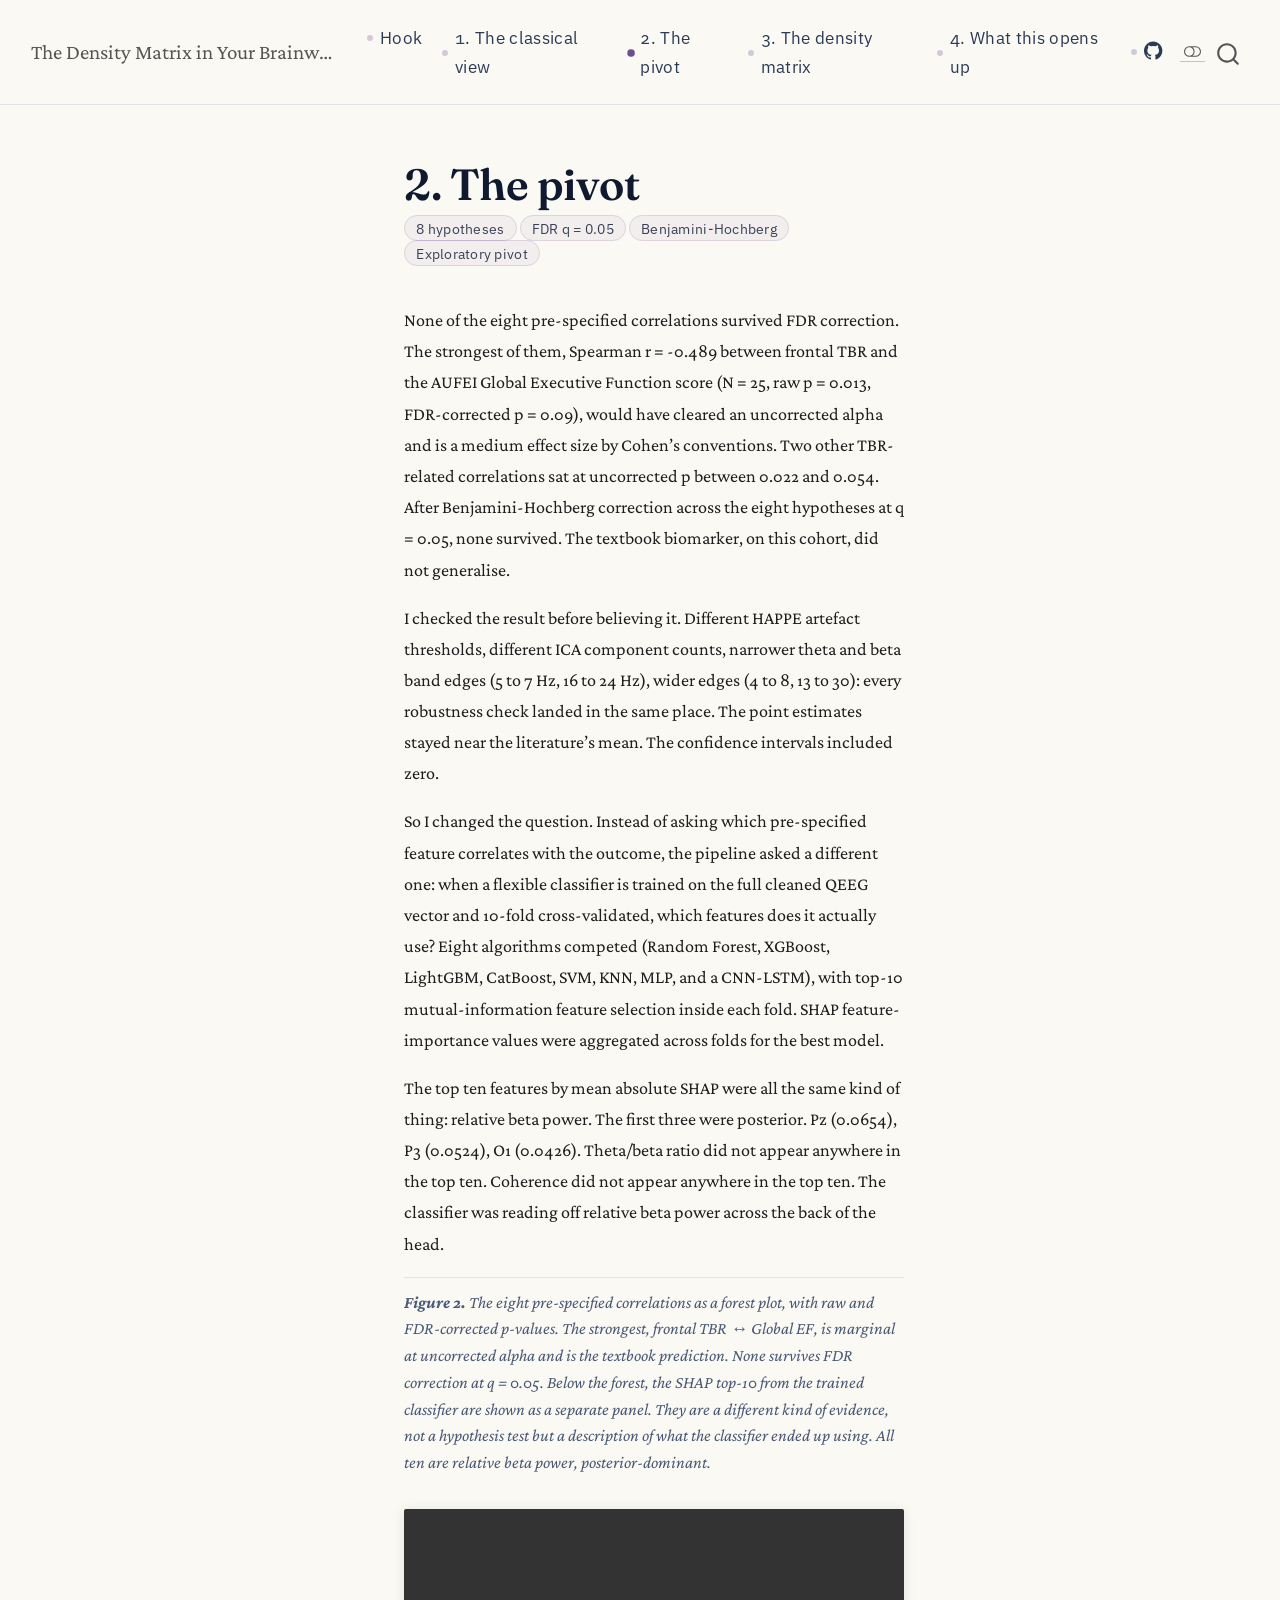
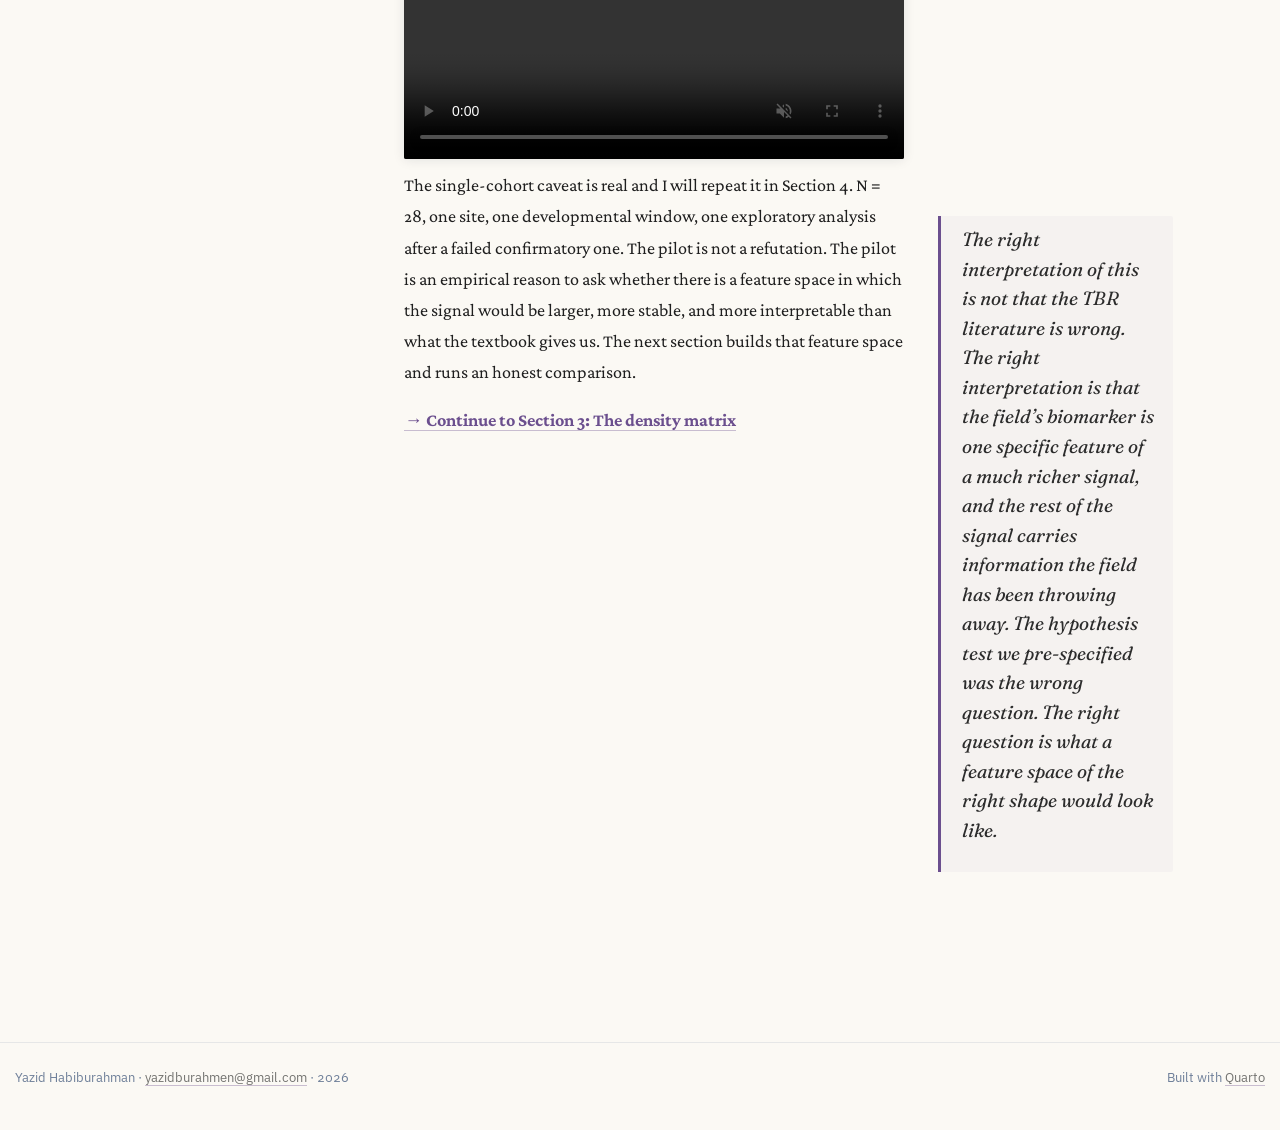
<file: sections/03-pivot.html>
<!DOCTYPE html>
<html xmlns="http://www.w3.org/1999/xhtml" lang="en" xml:lang="en"><head>

<meta charset="utf-8">
<meta name="generator" content="quarto-1.9.37">

<meta name="viewport" content="width=device-width, initial-scale=1.0, user-scalable=yes">


<title>2. The pivot – The Density Matrix in Your Brainwaves</title>
<style>
/* Default styles provided by pandoc.
** See https://pandoc.org/MANUAL.html#variables-for-html for config info.
*/
code{white-space: pre-wrap;}
span.smallcaps{font-variant: small-caps;}
div.columns{display: flex; gap: min(4vw, 1.5em);}
div.column{flex: auto; overflow-x: auto;}
div.hanging-indent{margin-left: 1.5em; text-indent: -1.5em;}
ul.task-list{list-style: none;}
ul.task-list li input[type="checkbox"] {
  width: 0.8em;
  margin: 0 0.8em 0.2em -1em; /* quarto-specific, see https://github.com/quarto-dev/quarto-cli/issues/4556 */ 
  vertical-align: middle;
}
</style>


<script src="../site_libs/quarto-nav/quarto-nav.js"></script>
<script src="../site_libs/quarto-nav/headroom.min.js"></script>
<script src="../site_libs/clipboard/clipboard.min.js"></script>
<script src="../site_libs/quarto-search/autocomplete.umd.js"></script>
<script src="../site_libs/quarto-search/fuse.min.js"></script>
<script src="../site_libs/quarto-search/quarto-search.js"></script>
<meta name="quarto:offset" content="../">
<script src="../site_libs/quarto-html/quarto.js" type="module"></script>
<script src="../site_libs/quarto-html/tabsets/tabsets.js" type="module"></script>
<script src="../site_libs/quarto-html/popper.min.js"></script>
<script src="../site_libs/quarto-html/tippy.umd.min.js"></script>
<script src="../site_libs/quarto-html/anchor.min.js"></script>
<link href="../site_libs/quarto-html/tippy.css" rel="stylesheet">
<link href="../site_libs/quarto-html/quarto-syntax-highlighting-7f8f88aac4f3542376d5c11b86a4c14d.css" rel="stylesheet" class="quarto-color-scheme" id="quarto-text-highlighting-styles">
<link href="../site_libs/quarto-html/quarto-syntax-highlighting-dark-d0ae9245876894da5ac7e18953ecc5cc.css" rel="stylesheet" class="quarto-color-scheme quarto-color-alternate" id="quarto-text-highlighting-styles">
<link href="../site_libs/quarto-html/quarto-syntax-highlighting-7f8f88aac4f3542376d5c11b86a4c14d.css" rel="stylesheet" class="quarto-color-scheme-extra" id="quarto-text-highlighting-styles">
<script src="../site_libs/bootstrap/bootstrap.min.js"></script>
<link href="../site_libs/bootstrap/bootstrap-icons.css" rel="stylesheet">
<link href="../site_libs/bootstrap/bootstrap-0b84c02f1c7052ad489a03bf2060b6fc.min.css" rel="stylesheet" append-hash="true" class="quarto-color-scheme" id="quarto-bootstrap" data-mode="light">
<link href="../site_libs/bootstrap/bootstrap-dark-cfd4e3a6875a525a31c8821f3d1ad925.min.css" rel="stylesheet" append-hash="true" class="quarto-color-scheme quarto-color-alternate" id="quarto-bootstrap" data-mode="light">
<link href="../site_libs/bootstrap/bootstrap-0b84c02f1c7052ad489a03bf2060b6fc.min.css" rel="stylesheet" append-hash="true" class="quarto-color-scheme-extra" id="quarto-bootstrap" data-mode="light">
<script id="quarto-search-options" type="application/json">{
  "location": "navbar",
  "copy-button": false,
  "collapse-after": 3,
  "panel-placement": "end",
  "type": "overlay",
  "limit": 50,
  "keyboard-shortcut": [
    "f",
    "/",
    "s"
  ],
  "show-item-context": false,
  "language": {
    "search-no-results-text": "No results",
    "search-matching-documents-text": "matching documents",
    "search-copy-link-title": "Copy link to search",
    "search-hide-matches-text": "Hide additional matches",
    "search-more-match-text": "more match in this document",
    "search-more-matches-text": "more matches in this document",
    "search-clear-button-title": "Clear",
    "search-text-placeholder": "",
    "search-detached-cancel-button-title": "Cancel",
    "search-submit-button-title": "Submit",
    "search-label": "Search"
  }
}</script>
<style>html{ scroll-behavior: smooth; }</style>
<link rel="preconnect" href="https://fonts.googleapis.com">


<meta property="og:title" content="2. The pivot – The Density Matrix in Your Brainwaves">
<meta property="og:description" content="What a borrowed mathematical formalism reveals about inference under bounded computational precision">
<meta property="og:site_name" content="The Density Matrix in Your Brainwaves">
<meta name="twitter:title" content="2. The pivot – The Density Matrix in Your Brainwaves">
<meta name="twitter:description" content="What a borrowed mathematical formalism reveals about inference under bounded computational precision">
<meta name="twitter:creator" content="@yazidh">
<meta name="twitter:card" content="summary_large_image">
</head>

<body class="nav-fixed quarto-light"><script id="quarto-html-before-body" type="application/javascript">
    const toggleBodyColorMode = (bsSheetEl) => {
      const mode = bsSheetEl.getAttribute("data-mode");
      const bodyEl = window.document.querySelector("body");
      if (mode === "dark") {
        bodyEl.classList.add("quarto-dark");
        bodyEl.classList.remove("quarto-light");
      } else {
        bodyEl.classList.add("quarto-light");
        bodyEl.classList.remove("quarto-dark");
      }
    }
    const toggleBodyColorPrimary = () => {
      const bsSheetEl = window.document.querySelector("link#quarto-bootstrap:not([rel=disabled-stylesheet])");
      if (bsSheetEl) {
        toggleBodyColorMode(bsSheetEl);
      }
    }
    const setColorSchemeToggle = (alternate) => {
      const toggles = window.document.querySelectorAll('.quarto-color-scheme-toggle');
      for (let i=0; i < toggles.length; i++) {
        const toggle = toggles[i];
        if (toggle) {
          if (alternate) {
            toggle.classList.add("alternate");
          } else {
            toggle.classList.remove("alternate");
          }
        }
      }
    };
    const toggleColorMode = (alternate) => {
      // Switch the stylesheets
      const primaryStylesheets = window.document.querySelectorAll('link.quarto-color-scheme:not(.quarto-color-alternate)');
      const alternateStylesheets = window.document.querySelectorAll('link.quarto-color-scheme.quarto-color-alternate');
      manageTransitions('#quarto-margin-sidebar .nav-link', false);
      if (alternate) {
        // note: dark is layered on light, we don't disable primary!
        enableStylesheet(alternateStylesheets);
        for (const sheetNode of alternateStylesheets) {
          if (sheetNode.id === "quarto-bootstrap") {
            toggleBodyColorMode(sheetNode);
          }
        }
      } else {
        disableStylesheet(alternateStylesheets);
        enableStylesheet(primaryStylesheets)
        toggleBodyColorPrimary();
      }
      manageTransitions('#quarto-margin-sidebar .nav-link', true);
      // Switch the toggles
      setColorSchemeToggle(alternate)
      // Hack to workaround the fact that safari doesn't
      // properly recolor the scrollbar when toggling (#1455)
      if (navigator.userAgent.indexOf('Safari') > 0 && navigator.userAgent.indexOf('Chrome') == -1) {
        manageTransitions("body", false);
        window.scrollTo(0, 1);
        setTimeout(() => {
          window.scrollTo(0, 0);
          manageTransitions("body", true);
        }, 40);
      }
    }
    const disableStylesheet = (stylesheets) => {
      for (let i=0; i < stylesheets.length; i++) {
        const stylesheet = stylesheets[i];
        stylesheet.rel = 'disabled-stylesheet';
      }
    }
    const enableStylesheet = (stylesheets) => {
      for (let i=0; i < stylesheets.length; i++) {
        const stylesheet = stylesheets[i];
        if(stylesheet.rel !== 'stylesheet') { // for Chrome, which will still FOUC without this check
          stylesheet.rel = 'stylesheet';
        }
      }
    }
    const manageTransitions = (selector, allowTransitions) => {
      const els = window.document.querySelectorAll(selector);
      for (let i=0; i < els.length; i++) {
        const el = els[i];
        if (allowTransitions) {
          el.classList.remove('notransition');
        } else {
          el.classList.add('notransition');
        }
      }
    }
    const isFileUrl = () => {
      return window.location.protocol === 'file:';
    }
    const hasAlternateSentinel = () => {
      let styleSentinel = getColorSchemeSentinel();
      if (styleSentinel !== null) {
        return styleSentinel === "alternate";
      } else {
        return false;
      }
    }
    const setStyleSentinel = (alternate) => {
      const value = alternate ? "alternate" : "default";
      if (!isFileUrl()) {
        window.localStorage.setItem("quarto-color-scheme", value);
      } else {
        localAlternateSentinel = value;
      }
    }
    const getColorSchemeSentinel = () => {
      if (!isFileUrl()) {
        const storageValue = window.localStorage.getItem("quarto-color-scheme");
        return storageValue != null ? storageValue : localAlternateSentinel;
      } else {
        return localAlternateSentinel;
      }
    }
    const toggleGiscusIfUsed = (isAlternate, darkModeDefault) => {
      const baseTheme = document.querySelector('#giscus-base-theme')?.value ?? 'light';
      const alternateTheme = document.querySelector('#giscus-alt-theme')?.value ?? 'dark';
      let newTheme = '';
      if(authorPrefersDark) {
        newTheme = isAlternate ? baseTheme : alternateTheme;
      } else {
        newTheme = isAlternate ? alternateTheme : baseTheme;
      }
      const changeGiscusTheme = () => {
        // From: https://github.com/giscus/giscus/issues/336
        const sendMessage = (message) => {
          const iframe = document.querySelector('iframe.giscus-frame');
          if (!iframe) return;
          iframe.contentWindow.postMessage({ giscus: message }, 'https://giscus.app');
        }
        sendMessage({
          setConfig: {
            theme: newTheme
          }
        });
      }
      const isGiscussLoaded = window.document.querySelector('iframe.giscus-frame') !== null;
      if (isGiscussLoaded) {
        changeGiscusTheme();
      }
    };
    const authorPrefersDark = false;
    const darkModeDefault = authorPrefersDark;
      document.querySelector('link#quarto-text-highlighting-styles.quarto-color-scheme-extra').rel = 'disabled-stylesheet';
      document.querySelector('link#quarto-bootstrap.quarto-color-scheme-extra').rel = 'disabled-stylesheet';
    let localAlternateSentinel = darkModeDefault ? 'alternate' : 'default';
    // Dark / light mode switch
    window.quartoToggleColorScheme = () => {
      // Read the current dark / light value
      let toAlternate = !hasAlternateSentinel();
      toggleColorMode(toAlternate);
      setStyleSentinel(toAlternate);
      toggleGiscusIfUsed(toAlternate, darkModeDefault);
      window.dispatchEvent(new Event('resize'));
    };
    // Switch to dark mode if need be
    if (hasAlternateSentinel()) {
      toggleColorMode(true);
    } else {
      toggleColorMode(false);
    }
  </script>

<div id="quarto-search-results"></div>
  <header id="quarto-header" class="headroom fixed-top">
    <nav class="navbar navbar-expand-lg " data-bs-theme="dark">
      <div class="navbar-container container-fluid">
      <div class="navbar-brand-container mx-auto">
    <a class="navbar-brand" href="../index.html">
    <span class="navbar-title">The Density Matrix in Your Brainwaves</span>
    </a>
  </div>
            <div id="quarto-search" class="" title="Search"></div>
          <button class="navbar-toggler" type="button" data-bs-toggle="collapse" data-bs-target="#navbarCollapse" aria-controls="navbarCollapse" role="menu" aria-expanded="false" aria-label="Toggle navigation" onclick="if (window.quartoToggleHeadroom) { window.quartoToggleHeadroom(); }">
  <span class="navbar-toggler-icon"></span>
</button>
          <div class="collapse navbar-collapse" id="navbarCollapse">
            <ul class="navbar-nav navbar-nav-scroll me-auto">
  <li class="nav-item">
    <a class="nav-link" href="../index.html"> 
<span class="menu-text">Hook</span></a>
  </li>  
  <li class="nav-item">
    <a class="nav-link" href="../sections/02-classical.html"> 
<span class="menu-text">1. The classical view</span></a>
  </li>  
  <li class="nav-item">
    <a class="nav-link active" href="../sections/03-pivot.html" aria-current="page"> 
<span class="menu-text">2. The pivot</span></a>
  </li>  
  <li class="nav-item">
    <a class="nav-link" href="../sections/04-density-matrix.html"> 
<span class="menu-text">3. The density matrix</span></a>
  </li>  
  <li class="nav-item">
    <a class="nav-link" href="../sections/05-closing.html"> 
<span class="menu-text">4. What this opens up</span></a>
  </li>  
</ul>
            <ul class="navbar-nav navbar-nav-scroll ms-auto">
  <li class="nav-item compact">
    <a class="nav-link" href="https://github.com/Yazidryuichi/density-matrix-brainwaves"> <i class="bi bi-github" role="img" aria-label="GitHub source for this site">
</i> 
<span class="menu-text"></span></a>
  </li>  
</ul>
          </div> <!-- /navcollapse -->
            <div class="quarto-navbar-tools">
  <a href="" class="quarto-color-scheme-toggle quarto-navigation-tool  px-1" onclick="window.quartoToggleColorScheme(); return false;" title="Toggle dark mode"><i class="bi"></i></a>
</div>
      </div> <!-- /container-fluid -->
    </nav>
</header>
<!-- content -->
<div id="quarto-content" class="quarto-container page-columns page-rows-contents page-layout-article page-navbar">
<!-- sidebar -->
<!-- margin-sidebar -->
    <div id="quarto-margin-sidebar" class="sidebar margin-sidebar zindex-bottom">
        
    </div>
<!-- main -->
<main class="content" id="quarto-document-content">


<header id="title-block-header" class="quarto-title-block default">
<div class="quarto-title">
<h1 class="title">2. The pivot</h1>
</div>



<div class="quarto-title-meta">

    
  
    
  </div>
  


</header>


<div class="section-badges">
<p><span class="badge-pill">8 hypotheses</span> <span class="badge-pill">FDR q = 0.05</span> <span class="badge-pill">Benjamini-Hochberg</span> <span class="badge-pill">Exploratory pivot</span></p>
</div>
<p>None of the eight pre-specified correlations survived FDR correction. The strongest of them, Spearman r = -0.489 between frontal TBR and the AUFEI Global Executive Function score (N = 25, raw p = 0.013, FDR-corrected p = 0.09), would have cleared an uncorrected alpha and is a medium effect size by Cohen’s conventions. Two other TBR-related correlations sat at uncorrected p between 0.022 and 0.054. After Benjamini-Hochberg correction across the eight hypotheses at q = 0.05, none survived. The textbook biomarker, on this cohort, did not generalise.</p>
<p>I checked the result before believing it. Different HAPPE artefact thresholds, different ICA component counts, narrower theta and beta band edges (5 to 7 Hz, 16 to 24 Hz), wider edges (4 to 8, 13 to 30): every robustness check landed in the same place. The point estimates stayed near the literature’s mean. The confidence intervals included zero.</p>
<p>So I changed the question. Instead of asking which pre-specified feature correlates with the outcome, the pipeline asked a different one: when a flexible classifier is trained on the full cleaned QEEG vector and 10-fold cross-validated, which features does it actually use? Eight algorithms competed (Random Forest, XGBoost, LightGBM, CatBoost, SVM, KNN, MLP, and a CNN-LSTM), with top-10 mutual-information feature selection inside each fold. SHAP feature-importance values were aggregated across folds for the best model.</p>
<p>The top ten features by mean absolute SHAP were all the same kind of thing: relative beta power. The first three were posterior. Pz (0.0654), P3 (0.0524), O1 (0.0426). Theta/beta ratio did not appear anywhere in the top ten. Coherence did not appear anywhere in the top ten. The classifier was reading off relative beta power across the back of the head.</p>
<div class="figure-caption">
<p><strong>Figure 2.</strong> The eight pre-specified correlations as a forest plot, with raw and FDR-corrected p-values. The strongest, frontal TBR ↔︎ Global EF, is marginal at uncorrected alpha and is the textbook prediction. None survives FDR correction at q = 0.05. Below the forest, the SHAP top-10 from the trained classifier are shown as a separate panel. They are a different kind of evidence, not a hypothesis test but a description of what the classifier ended up using. All ten are relative beta power, posterior-dominant.</p>
</div>
<video class="manim-embed" controls="" loop="" muted="" playsinline="" preload="metadata">
  <source src="../assets/03_fdr_matrix.mp4" type="video/mp4">
  <p>The render exists at <code>assets/03_fdr_matrix.mp4</code>.</p>
</video>
<div class="pivot-callout">
<p>The right interpretation of this is not that the TBR literature is wrong. The right interpretation is that the field’s biomarker is one specific feature of a much richer signal, and the rest of the signal carries information the field has been throwing away. The hypothesis test we pre-specified was the wrong question. The right question is what a feature space of the right shape would look like.</p>
</div>
<p>The single-cohort caveat is real and I will repeat it in Section 4. N = 28, one site, one developmental window, one exploratory analysis after a failed confirmatory one. The pilot is not a refutation. The pilot is an empirical reason to ask whether there is a feature space in which the signal would be larger, more stable, and more interpretable than what the textbook gives us. The next section builds that feature space and runs an honest comparison.</p>
<p><a href="../sections/04-density-matrix.html"><strong>→ Continue to Section 3: The density matrix</strong></a></p>



</main> <!-- /main -->
<script id="quarto-html-after-body" type="application/javascript">
  window.document.addEventListener("DOMContentLoaded", function (event) {
    // Ensure there is a toggle, if there isn't float one in the top right
    if (window.document.querySelector('.quarto-color-scheme-toggle') === null) {
      const a = window.document.createElement('a');
      a.classList.add('top-right');
      a.classList.add('quarto-color-scheme-toggle');
      a.href = "";
      a.onclick = function() { try { window.quartoToggleColorScheme(); } catch {} return false; };
      const i = window.document.createElement("i");
      i.classList.add('bi');
      a.appendChild(i);
      window.document.body.appendChild(a);
    }
    setColorSchemeToggle(hasAlternateSentinel())
    const icon = "";
    const anchorJS = new window.AnchorJS();
    anchorJS.options = {
      placement: 'right',
      icon: icon
    };
    anchorJS.add('.anchored');
    const isCodeAnnotation = (el) => {
      for (const clz of el.classList) {
        if (clz.startsWith('code-annotation-')) {                     
          return true;
        }
      }
      return false;
    }
    const onCopySuccess = function(e) {
      // button target
      const button = e.trigger;
      // don't keep focus
      button.blur();
      // flash "checked"
      button.classList.add('code-copy-button-checked');
      var currentTitle = button.getAttribute("title");
      button.setAttribute("title", "Copied!");
      let tooltip;
      if (window.bootstrap) {
        button.setAttribute("data-bs-toggle", "tooltip");
        button.setAttribute("data-bs-placement", "left");
        button.setAttribute("data-bs-title", "Copied!");
        tooltip = new bootstrap.Tooltip(button, 
          { trigger: "manual", 
            customClass: "code-copy-button-tooltip",
            offset: [0, -8]});
        tooltip.show();    
      }
      setTimeout(function() {
        if (tooltip) {
          tooltip.hide();
          button.removeAttribute("data-bs-title");
          button.removeAttribute("data-bs-toggle");
          button.removeAttribute("data-bs-placement");
        }
        button.setAttribute("title", currentTitle);
        button.classList.remove('code-copy-button-checked');
      }, 1000);
      // clear code selection
      e.clearSelection();
    }
    const getTextToCopy = function(trigger) {
      const outerScaffold = trigger.parentElement.cloneNode(true);
      const codeEl = outerScaffold.querySelector('code');
      for (const childEl of codeEl.children) {
        if (isCodeAnnotation(childEl)) {
          childEl.remove();
        }
      }
      return codeEl.innerText;
    }
    const clipboard = new window.ClipboardJS('.code-copy-button:not([data-in-quarto-modal])', {
      text: getTextToCopy
    });
    clipboard.on('success', onCopySuccess);
    if (window.document.getElementById('quarto-embedded-source-code-modal')) {
      const clipboardModal = new window.ClipboardJS('.code-copy-button[data-in-quarto-modal]', {
        text: getTextToCopy,
        container: window.document.getElementById('quarto-embedded-source-code-modal')
      });
      clipboardModal.on('success', onCopySuccess);
    }
      var localhostRegex = new RegExp(/^(?:http|https):\/\/localhost\:?[0-9]*\//);
      var mailtoRegex = new RegExp(/^mailto:/);
        var filterRegex = new RegExp("https:\/\/yazidryuichi\.github\.io\/density-matrix-brainwaves");
      var isInternal = (href) => {
          return filterRegex.test(href) || localhostRegex.test(href) || mailtoRegex.test(href);
      }
      // Inspect non-navigation links and adorn them if external
     var links = window.document.querySelectorAll('a[href]:not(.nav-link):not(.navbar-brand):not(.toc-action):not(.sidebar-link):not(.sidebar-item-toggle):not(.pagination-link):not(.no-external):not([aria-hidden]):not(.dropdown-item):not(.quarto-navigation-tool):not(.about-link)');
      for (var i=0; i<links.length; i++) {
        const link = links[i];
        if (!isInternal(link.href)) {
          // undo the damage that might have been done by quarto-nav.js in the case of
          // links that we want to consider external
          if (link.dataset.originalHref !== undefined) {
            link.href = link.dataset.originalHref;
          }
            // target, if specified
            link.setAttribute("target", "_blank");
            if (link.getAttribute("rel") === null) {
              link.setAttribute("rel", "noopener");
            }
        }
      }
    function tippyHover(el, contentFn, onTriggerFn, onUntriggerFn) {
      const config = {
        allowHTML: true,
        maxWidth: 500,
        delay: 100,
        arrow: false,
        appendTo: function(el) {
            return el.parentElement;
        },
        interactive: true,
        interactiveBorder: 10,
        theme: 'quarto',
        placement: 'bottom-start',
      };
      if (contentFn) {
        config.content = contentFn;
      }
      if (onTriggerFn) {
        config.onTrigger = onTriggerFn;
      }
      if (onUntriggerFn) {
        config.onUntrigger = onUntriggerFn;
      }
      window.tippy(el, config); 
    }
    const noterefs = window.document.querySelectorAll('a[role="doc-noteref"]');
    for (var i=0; i<noterefs.length; i++) {
      const ref = noterefs[i];
      tippyHover(ref, function() {
        // use id or data attribute instead here
        let href = ref.getAttribute('data-footnote-href') || ref.getAttribute('href');
        try { href = new URL(href).hash; } catch {}
        const id = href.replace(/^#\/?/, "");
        const note = window.document.getElementById(id);
        if (note) {
          return note.innerHTML;
        } else {
          return "";
        }
      });
    }
    const xrefs = window.document.querySelectorAll('a.quarto-xref');
    const processXRef = (id, note) => {
      // Strip column container classes
      const stripColumnClz = (el) => {
        el.classList.remove("page-full", "page-columns");
        if (el.children) {
          for (const child of el.children) {
            stripColumnClz(child);
          }
        }
      }
      stripColumnClz(note)
      if (id === null || id.startsWith('sec-')) {
        // Special case sections, only their first couple elements
        const container = document.createElement("div");
        if (note.children && note.children.length > 2) {
          container.appendChild(note.children[0].cloneNode(true));
          for (let i = 1; i < note.children.length; i++) {
            const child = note.children[i];
            if (child.tagName === "P" && child.innerText === "") {
              continue;
            } else {
              container.appendChild(child.cloneNode(true));
              break;
            }
          }
          if (window.Quarto?.typesetMath) {
            window.Quarto.typesetMath(container);
          }
          return container.innerHTML
        } else {
          if (window.Quarto?.typesetMath) {
            window.Quarto.typesetMath(note);
          }
          return note.innerHTML;
        }
      } else {
        // Remove any anchor links if they are present
        const anchorLink = note.querySelector('a.anchorjs-link');
        if (anchorLink) {
          anchorLink.remove();
        }
        if (window.Quarto?.typesetMath) {
          window.Quarto.typesetMath(note);
        }
        if (note.classList.contains("callout")) {
          return note.outerHTML;
        } else {
          return note.innerHTML;
        }
      }
    }
    for (var i=0; i<xrefs.length; i++) {
      const xref = xrefs[i];
      tippyHover(xref, undefined, function(instance) {
        instance.disable();
        let url = xref.getAttribute('href');
        let hash = undefined; 
        if (url.startsWith('#')) {
          hash = url;
        } else {
          try { hash = new URL(url).hash; } catch {}
        }
        if (hash) {
          const id = hash.replace(/^#\/?/, "");
          const note = window.document.getElementById(id);
          if (note !== null) {
            try {
              const html = processXRef(id, note.cloneNode(true));
              instance.setContent(html);
            } finally {
              instance.enable();
              instance.show();
            }
          } else {
            // See if we can fetch this
            fetch(url.split('#')[0])
            .then(res => res.text())
            .then(html => {
              const parser = new DOMParser();
              const htmlDoc = parser.parseFromString(html, "text/html");
              const note = htmlDoc.getElementById(id);
              if (note !== null) {
                const html = processXRef(id, note);
                instance.setContent(html);
              } 
            }).finally(() => {
              instance.enable();
              instance.show();
            });
          }
        } else {
          // See if we can fetch a full url (with no hash to target)
          // This is a special case and we should probably do some content thinning / targeting
          fetch(url)
          .then(res => res.text())
          .then(html => {
            const parser = new DOMParser();
            const htmlDoc = parser.parseFromString(html, "text/html");
            const note = htmlDoc.querySelector('main.content');
            if (note !== null) {
              // This should only happen for chapter cross references
              // (since there is no id in the URL)
              // remove the first header
              if (note.children.length > 0 && note.children[0].tagName === "HEADER") {
                note.children[0].remove();
              }
              const html = processXRef(null, note);
              instance.setContent(html);
            } 
          }).finally(() => {
            instance.enable();
            instance.show();
          });
        }
      }, function(instance) {
      });
    }
        let selectedAnnoteEl;
        const selectorForAnnotation = ( cell, annotation) => {
          let cellAttr = 'data-code-cell="' + cell + '"';
          let lineAttr = 'data-code-annotation="' +  annotation + '"';
          const selector = 'span[' + cellAttr + '][' + lineAttr + ']';
          return selector;
        }
        const selectCodeLines = (annoteEl) => {
          const doc = window.document;
          const targetCell = annoteEl.getAttribute("data-target-cell");
          const targetAnnotation = annoteEl.getAttribute("data-target-annotation");
          const annoteSpan = window.document.querySelector(selectorForAnnotation(targetCell, targetAnnotation));
          const lines = annoteSpan.getAttribute("data-code-lines").split(",");
          const lineIds = lines.map((line) => {
            return targetCell + "-" + line;
          })
          let top = null;
          let height = null;
          let parent = null;
          if (lineIds.length > 0) {
              //compute the position of the single el (top and bottom and make a div)
              const el = window.document.getElementById(lineIds[0]);
              top = el.offsetTop;
              height = el.offsetHeight;
              parent = el.parentElement.parentElement;
            if (lineIds.length > 1) {
              const lastEl = window.document.getElementById(lineIds[lineIds.length - 1]);
              const bottom = lastEl.offsetTop + lastEl.offsetHeight;
              height = bottom - top;
            }
            if (top !== null && height !== null && parent !== null) {
              // cook up a div (if necessary) and position it 
              let div = window.document.getElementById("code-annotation-line-highlight");
              if (div === null) {
                div = window.document.createElement("div");
                div.setAttribute("id", "code-annotation-line-highlight");
                div.style.position = 'absolute';
                parent.appendChild(div);
              }
              div.style.top = top - 2 + "px";
              div.style.height = height + 4 + "px";
              div.style.left = 0;
              let gutterDiv = window.document.getElementById("code-annotation-line-highlight-gutter");
              if (gutterDiv === null) {
                gutterDiv = window.document.createElement("div");
                gutterDiv.setAttribute("id", "code-annotation-line-highlight-gutter");
                gutterDiv.style.position = 'absolute';
                const codeCell = window.document.getElementById(targetCell);
                const gutter = codeCell.querySelector('.code-annotation-gutter');
                gutter.appendChild(gutterDiv);
              }
              gutterDiv.style.top = top - 2 + "px";
              gutterDiv.style.height = height + 4 + "px";
            }
            selectedAnnoteEl = annoteEl;
          }
        };
        const unselectCodeLines = () => {
          const elementsIds = ["code-annotation-line-highlight", "code-annotation-line-highlight-gutter"];
          elementsIds.forEach((elId) => {
            const div = window.document.getElementById(elId);
            if (div) {
              div.remove();
            }
          });
          selectedAnnoteEl = undefined;
        };
          // Handle positioning of the toggle
      window.addEventListener(
        "resize",
        throttle(() => {
          elRect = undefined;
          if (selectedAnnoteEl) {
            selectCodeLines(selectedAnnoteEl);
          }
        }, 10)
      );
      function throttle(fn, ms) {
      let throttle = false;
      let timer;
        return (...args) => {
          if(!throttle) { // first call gets through
              fn.apply(this, args);
              throttle = true;
          } else { // all the others get throttled
              if(timer) clearTimeout(timer); // cancel #2
              timer = setTimeout(() => {
                fn.apply(this, args);
                timer = throttle = false;
              }, ms);
          }
        };
      }
        // Attach click handler to the DT
        const annoteDls = window.document.querySelectorAll('dt[data-target-cell]');
        for (const annoteDlNode of annoteDls) {
          annoteDlNode.addEventListener('click', (event) => {
            const clickedEl = event.target;
            if (clickedEl !== selectedAnnoteEl) {
              unselectCodeLines();
              const activeEl = window.document.querySelector('dt[data-target-cell].code-annotation-active');
              if (activeEl) {
                activeEl.classList.remove('code-annotation-active');
              }
              selectCodeLines(clickedEl);
              clickedEl.classList.add('code-annotation-active');
            } else {
              // Unselect the line
              unselectCodeLines();
              clickedEl.classList.remove('code-annotation-active');
            }
          });
        }
    const findCites = (el) => {
      const parentEl = el.parentElement;
      if (parentEl) {
        const cites = parentEl.dataset.cites;
        if (cites) {
          return {
            el,
            cites: cites.split(' ')
          };
        } else {
          return findCites(el.parentElement)
        }
      } else {
        return undefined;
      }
    };
    var bibliorefs = window.document.querySelectorAll('a[role="doc-biblioref"]');
    for (var i=0; i<bibliorefs.length; i++) {
      const ref = bibliorefs[i];
      const citeInfo = findCites(ref);
      if (citeInfo) {
        tippyHover(citeInfo.el, function() {
          var popup = window.document.createElement('div');
          citeInfo.cites.forEach(function(cite) {
            var citeDiv = window.document.createElement('div');
            citeDiv.classList.add('hanging-indent');
            citeDiv.classList.add('csl-entry');
            var biblioDiv = window.document.getElementById('ref-' + cite);
            if (biblioDiv) {
              citeDiv.innerHTML = biblioDiv.innerHTML;
            }
            popup.appendChild(citeDiv);
          });
          return popup.innerHTML;
        });
      }
    }
  });
  </script>
</div> <!-- /content -->
<footer class="footer">
  <div class="nav-footer">
    <div class="nav-footer-left">
<p>Yazid Habiburahman · <a href="mailto:yazidburahmen@gmail.com">yazidburahmen@gmail.com</a> · 2026</p>
</div>   
    <div class="nav-footer-center">
      &nbsp;
    </div>
    <div class="nav-footer-right">
<p>Built with <a href="https://quarto.org">Quarto</a></p>
</div>
  </div>
</footer>
<script>
(function () {
  // A1: reading-progress bar
  var bar = document.createElement('div');
  bar.id = 'reading-progress';
  bar.setAttribute('aria-hidden', 'true');
  document.body.prepend(bar);
  function update() {
    var max = document.documentElement.scrollHeight - window.innerHeight;
    var pct = max > 0 ? (window.scrollY / max) * 100 : 0;
    bar.style.width = Math.min(100, Math.max(0, pct)) + '%';
  }
  window.addEventListener('scroll', update, { passive: true });
  window.addEventListener('resize', update);
  update();

  // A6: respect prefers-reduced-motion for Manim videos
  try {
    if (window.matchMedia &&
        window.matchMedia('(prefers-reduced-motion: reduce)').matches) {
      document.querySelectorAll('video.manim-embed, video.hero-illustration').forEach(function (v) {
        v.removeAttribute('loop');
        v.removeAttribute('autoplay');
        try { v.pause(); } catch (e) { /* no-op */ }
      });
    }
  } catch (e) { /* no-op */ }

  // B4: floating next-section CTA card
  var path = (window.location.pathname || '').replace(/\/$/, '');
  var key = path.split('/').pop() || 'index.html';
  var routes = {
    'index.html': {
      href: 'sections/02-classical.html',
      eyebrow: 'Section 1 of 4 · Up next',
      title: 'The classical view',
      teaser: 'Theta/beta ratio is the textbook biomarker. The published evidence is more complicated than the clinical protocols let on.'
    },
    '02-classical.html': {
      href: '03-pivot.html',
      eyebrow: 'Section 2 of 4 · Up next',
      title: 'The pivot',
      teaser: 'None of the eight pre-specified correlations survived FDR correction. The textbook biomarker, on this cohort, did not generalise.'
    },
    '03-pivot.html': {
      href: '04-density-matrix.html',
      eyebrow: 'Section 3 of 4 · Up next',
      title: 'The density matrix as a feature',
      teaser: 'A linear classifier on the entries of ρ beats the classical QEEG menu by an AUC gap of 0.165 on the same data.'
    },
    '04-density-matrix.html': {
      href: '05-closing.html',
      eyebrow: 'Section 4 of 4 · Up next',
      title: 'What this opens up',
      teaser: 'Three candidate explanations for the density-matrix gap, and one now looks more likely than the others.'
    },
    '05-closing.html': {
      href: 'https://github.com/Yazidryuichi/biomarker-iium-pipeline',
      eyebrow: 'Code & data',
      title: 'biomarker-iium-pipeline',
      teaser: 'Full pipeline including Stage 6 density-matrix module, pre-registration, and the canonical progress report.'
    }
  };
  var route = routes[key];
  if (!route) return;
  try {
    if (sessionStorage.getItem('next-cta-dismissed:' + key) === '1') return;
  } catch (e) { /* sessionStorage may be blocked */ }

  var card = document.createElement('aside');
  card.className = 'next-cta-card';
  card.setAttribute('role', 'complementary');
  card.setAttribute('aria-label', 'Up next');
  card.innerHTML =
    '<button class="next-cta-close" type="button" aria-label="Dismiss">×</button>' +
    '<div class="next-cta-eyebrow">' + route.eyebrow + '</div>' +
    '<div class="next-cta-title"><a href="' + route.href + '">' + route.title + ' →</a></div>' +
    '<div class="next-cta-teaser">' + route.teaser + '</div>';
  document.body.appendChild(card);

  card.querySelector('.next-cta-close').addEventListener('click', function () {
    card.classList.remove('visible');
    try { sessionStorage.setItem('next-cta-dismissed:' + key, '1'); }
    catch (e) { /* no-op */ }
  });

  function maybeShow() {
    var max = document.documentElement.scrollHeight - window.innerHeight;
    if (max <= 0) return;
    var pct = window.scrollY / max;
    if (pct > 0.80) {
      card.classList.add('visible');
    } else if (pct < 0.65) {
      card.classList.remove('visible');
    }
  }
  window.addEventListener('scroll', maybeShow, { passive: true });
  window.addEventListener('resize', maybeShow);
  maybeShow();
})();
</script>




<script src="../site_libs/quarto-html/zenscroll-min.js"></script>
</body></html>
</file>
<file: site_libs/quarto-html/tippy.css>
.tippy-box[data-animation=fade][data-state=hidden]{opacity:0}[data-tippy-root]{max-width:calc(100vw - 10px)}.tippy-box{position:relative;background-color:#333;color:#fff;border-radius:4px;font-size:14px;line-height:1.4;white-space:normal;outline:0;transition-property:transform,visibility,opacity}.tippy-box[data-placement^=top]>.tippy-arrow{bottom:0}.tippy-box[data-placement^=top]>.tippy-arrow:before{bottom:-7px;left:0;border-width:8px 8px 0;border-top-color:initial;transform-origin:center top}.tippy-box[data-placement^=bottom]>.tippy-arrow{top:0}.tippy-box[data-placement^=bottom]>.tippy-arrow:before{top:-7px;left:0;border-width:0 8px 8px;border-bottom-color:initial;transform-origin:center bottom}.tippy-box[data-placement^=left]>.tippy-arrow{right:0}.tippy-box[data-placement^=left]>.tippy-arrow:before{border-width:8px 0 8px 8px;border-left-color:initial;right:-7px;transform-origin:center left}.tippy-box[data-placement^=right]>.tippy-arrow{left:0}.tippy-box[data-placement^=right]>.tippy-arrow:before{left:-7px;border-width:8px 8px 8px 0;border-right-color:initial;transform-origin:center right}.tippy-box[data-inertia][data-state=visible]{transition-timing-function:cubic-bezier(.54,1.5,.38,1.11)}.tippy-arrow{width:16px;height:16px;color:#333}.tippy-arrow:before{content:"";position:absolute;border-color:transparent;border-style:solid}.tippy-content{position:relative;padding:5px 9px;z-index:1}
</file>
<file: site_libs/quarto-html/quarto-syntax-highlighting-7f8f88aac4f3542376d5c11b86a4c14d.css>
/* quarto syntax highlight colors */
:root {
  --quarto-hl-ot-color: #003B4F;
  --quarto-hl-at-color: #657422;
  --quarto-hl-ss-color: #20794D;
  --quarto-hl-an-color: #5E5E5E;
  --quarto-hl-fu-color: #4758AB;
  --quarto-hl-st-color: #20794D;
  --quarto-hl-cf-color: #003B4F;
  --quarto-hl-op-color: #5E5E5E;
  --quarto-hl-er-color: #AD0000;
  --quarto-hl-bn-color: #AD0000;
  --quarto-hl-al-color: #AD0000;
  --quarto-hl-va-color: #111111;
  --quarto-hl-bu-color: inherit;
  --quarto-hl-ex-color: inherit;
  --quarto-hl-pp-color: #AD0000;
  --quarto-hl-in-color: #5E5E5E;
  --quarto-hl-vs-color: #20794D;
  --quarto-hl-wa-color: #5E5E5E;
  --quarto-hl-do-color: #5E5E5E;
  --quarto-hl-im-color: #00769E;
  --quarto-hl-ch-color: #20794D;
  --quarto-hl-dt-color: #AD0000;
  --quarto-hl-fl-color: #AD0000;
  --quarto-hl-co-color: #5E5E5E;
  --quarto-hl-cv-color: #5E5E5E;
  --quarto-hl-cn-color: #8f5902;
  --quarto-hl-sc-color: #5E5E5E;
  --quarto-hl-dv-color: #AD0000;
  --quarto-hl-kw-color: #003B4F;
}

/* other quarto variables */
:root {
  --quarto-font-monospace: SFMono-Regular, Menlo, Monaco, Consolas, "Liberation Mono", "Courier New", monospace;
}

/* syntax highlight based on Pandoc's rules */
pre > code.sourceCode > span {
  color: #003B4F;
}

code.sourceCode > span {
  color: #003B4F;
}

div.sourceCode,
div.sourceCode pre.sourceCode {
  color: #003B4F;
}

/* Normal */
code span {
  color: #003B4F;
}

/* Alert */
code span.al {
  color: #AD0000;
  font-style: inherit;
}

/* Annotation */
code span.an {
  color: #5E5E5E;
  font-style: inherit;
}

/* Attribute */
code span.at {
  color: #657422;
  font-style: inherit;
}

/* BaseN */
code span.bn {
  color: #AD0000;
  font-style: inherit;
}

/* BuiltIn */
code span.bu {
  font-style: inherit;
}

/* ControlFlow */
code span.cf {
  color: #003B4F;
  font-weight: bold;
  font-style: inherit;
}

/* Char */
code span.ch {
  color: #20794D;
  font-style: inherit;
}

/* Constant */
code span.cn {
  color: #8f5902;
  font-style: inherit;
}

/* Comment */
code span.co {
  color: #5E5E5E;
  font-style: inherit;
}

/* CommentVar */
code span.cv {
  color: #5E5E5E;
  font-style: italic;
}

/* Documentation */
code span.do {
  color: #5E5E5E;
  font-style: italic;
}

/* DataType */
code span.dt {
  color: #AD0000;
  font-style: inherit;
}

/* DecVal */
code span.dv {
  color: #AD0000;
  font-style: inherit;
}

/* Error */
code span.er {
  color: #AD0000;
  font-style: inherit;
}

/* Extension */
code span.ex {
  font-style: inherit;
}

/* Float */
code span.fl {
  color: #AD0000;
  font-style: inherit;
}

/* Function */
code span.fu {
  color: #4758AB;
  font-style: inherit;
}

/* Import */
code span.im {
  color: #00769E;
  font-style: inherit;
}

/* Information */
code span.in {
  color: #5E5E5E;
  font-style: inherit;
}

/* Keyword */
code span.kw {
  color: #003B4F;
  font-weight: bold;
  font-style: inherit;
}

/* Operator */
code span.op {
  color: #5E5E5E;
  font-style: inherit;
}

/* Other */
code span.ot {
  color: #003B4F;
  font-style: inherit;
}

/* Preprocessor */
code span.pp {
  color: #AD0000;
  font-style: inherit;
}

/* SpecialChar */
code span.sc {
  color: #5E5E5E;
  font-style: inherit;
}

/* SpecialString */
code span.ss {
  color: #20794D;
  font-style: inherit;
}

/* String */
code span.st {
  color: #20794D;
  font-style: inherit;
}

/* Variable */
code span.va {
  color: #111111;
  font-style: inherit;
}

/* VerbatimString */
code span.vs {
  color: #20794D;
  font-style: inherit;
}

/* Warning */
code span.wa {
  color: #5E5E5E;
  font-style: italic;
}

.prevent-inlining {
  content: "</";
}

/*# sourceMappingURL=789ad8cd35626ba772517505b42a116e.css.map */
</file>
<file: site_libs/quarto-html/quarto-syntax-highlighting-dark-d0ae9245876894da5ac7e18953ecc5cc.css>
/* quarto syntax highlight colors */
:root {
  --quarto-hl-al-color: #f07178;
  --quarto-hl-an-color: #d4d0ab;
  --quarto-hl-at-color: #00e0e0;
  --quarto-hl-bn-color: #d4d0ab;
  --quarto-hl-bu-color: #abe338;
  --quarto-hl-ch-color: #abe338;
  --quarto-hl-co-color: #f8f8f2;
  --quarto-hl-cv-color: #ffd700;
  --quarto-hl-cn-color: #ffd700;
  --quarto-hl-cf-color: #ffa07a;
  --quarto-hl-dt-color: #ffa07a;
  --quarto-hl-dv-color: #d4d0ab;
  --quarto-hl-do-color: #f8f8f2;
  --quarto-hl-er-color: #f07178;
  --quarto-hl-ex-color: #00e0e0;
  --quarto-hl-fl-color: #d4d0ab;
  --quarto-hl-fu-color: #ffa07a;
  --quarto-hl-im-color: #abe338;
  --quarto-hl-in-color: #d4d0ab;
  --quarto-hl-kw-color: #ffa07a;
  --quarto-hl-op-color: #ffa07a;
  --quarto-hl-ot-color: #00e0e0;
  --quarto-hl-pp-color: #dcc6e0;
  --quarto-hl-re-color: #00e0e0;
  --quarto-hl-sc-color: #abe338;
  --quarto-hl-ss-color: #abe338;
  --quarto-hl-st-color: #abe338;
  --quarto-hl-va-color: #00e0e0;
  --quarto-hl-vs-color: #abe338;
  --quarto-hl-wa-color: #dcc6e0;
}

/* other quarto variables */
:root {
  --quarto-font-monospace: SFMono-Regular, Menlo, Monaco, Consolas, "Liberation Mono", "Courier New", monospace;
}

/* syntax highlight based on Pandoc's rules */
pre > code.sourceCode > span {
  color: #f8f8f2;
}

code.sourceCode > span {
  color: #f8f8f2;
}

div.sourceCode,
div.sourceCode pre.sourceCode {
  color: #f8f8f2;
}

/* Normal */
code span {
  color: #f8f8f2;
}

/* Alert */
code span.al {
  color: #f07178;
}

/* Annotation */
code span.an {
  color: #d4d0ab;
}

/* Attribute */
code span.at {
  color: #00e0e0;
}

/* BaseN */
code span.bn {
  color: #d4d0ab;
}

/* BuiltIn */
code span.bu {
  color: #abe338;
}

/* ControlFlow */
code span.cf {
  font-weight: bold;
  color: #ffa07a;
}

/* Char */
code span.ch {
  color: #abe338;
}

/* Constant */
code span.cn {
  color: #ffd700;
}

/* Comment */
code span.co {
  font-style: italic;
  color: #f8f8f2;
}

/* CommentVar */
code span.cv {
  color: #ffd700;
}

/* Documentation */
code span.do {
  color: #f8f8f2;
}

/* DataType */
code span.dt {
  color: #ffa07a;
}

/* DecVal */
code span.dv {
  color: #d4d0ab;
}

/* Error */
code span.er {
  color: #f07178;
  text-decoration: underline;
}

/* Extension */
code span.ex {
  font-weight: bold;
  color: #00e0e0;
}

/* Float */
code span.fl {
  color: #d4d0ab;
}

/* Function */
code span.fu {
  color: #ffa07a;
}

/* Import */
code span.im {
  color: #abe338;
}

/* Information */
code span.in {
  color: #d4d0ab;
}

/* Keyword */
code span.kw {
  font-weight: bold;
  color: #ffa07a;
}

/* Operator */
code span.op {
  color: #ffa07a;
}

/* Other */
code span.ot {
  color: #00e0e0;
}

/* Preprocessor */
code span.pp {
  color: #dcc6e0;
}

/* RegionMarker */
code span.re {
  background-color: #f8f8f2;
  color: #00e0e0;
}

/* SpecialChar */
code span.sc {
  color: #abe338;
}

/* SpecialString */
code span.ss {
  color: #abe338;
}

/* String */
code span.st {
  color: #abe338;
}

/* Variable */
code span.va {
  color: #00e0e0;
}

/* VerbatimString */
code span.vs {
  color: #abe338;
}

/* Warning */
code span.wa {
  color: #dcc6e0;
}

.prevent-inlining {
  content: "</";
}

/*# sourceMappingURL=e2dac9153eaf3c552d5043f9565d03d7.css.map */
</file>
